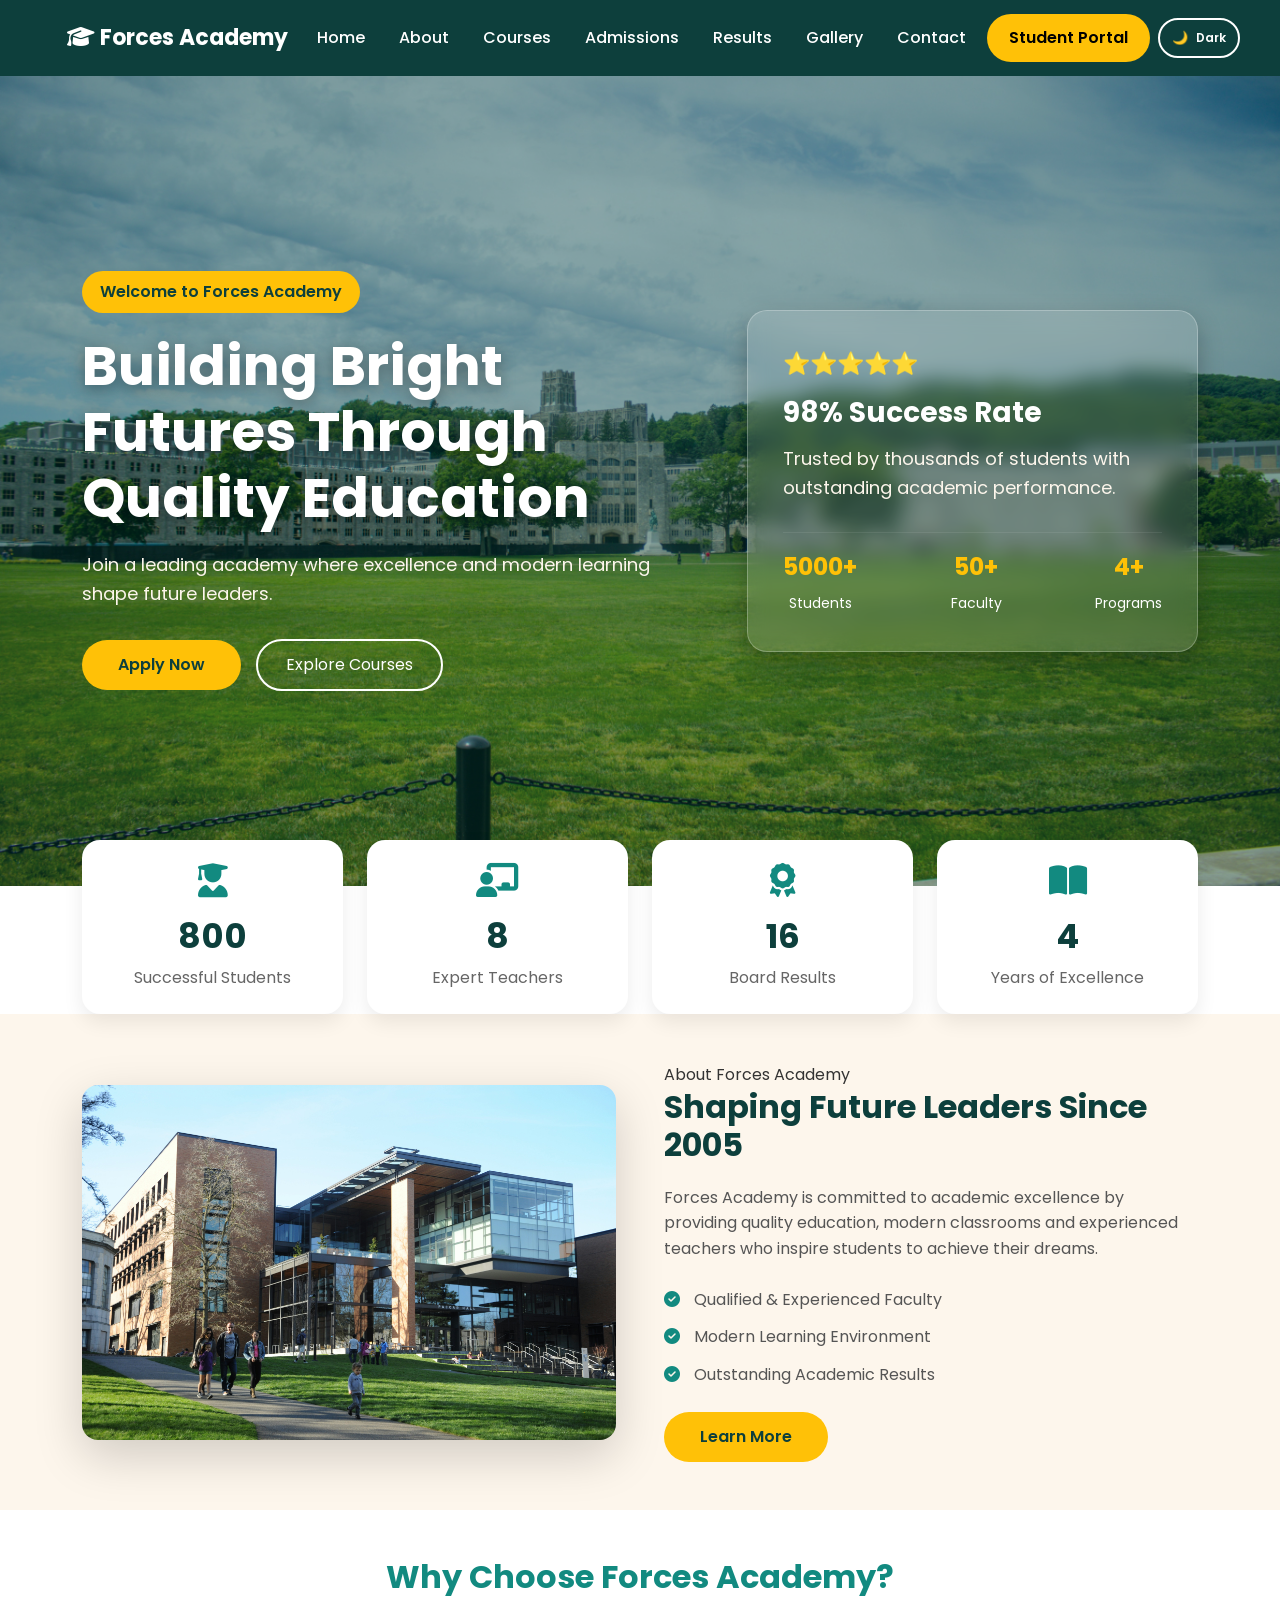
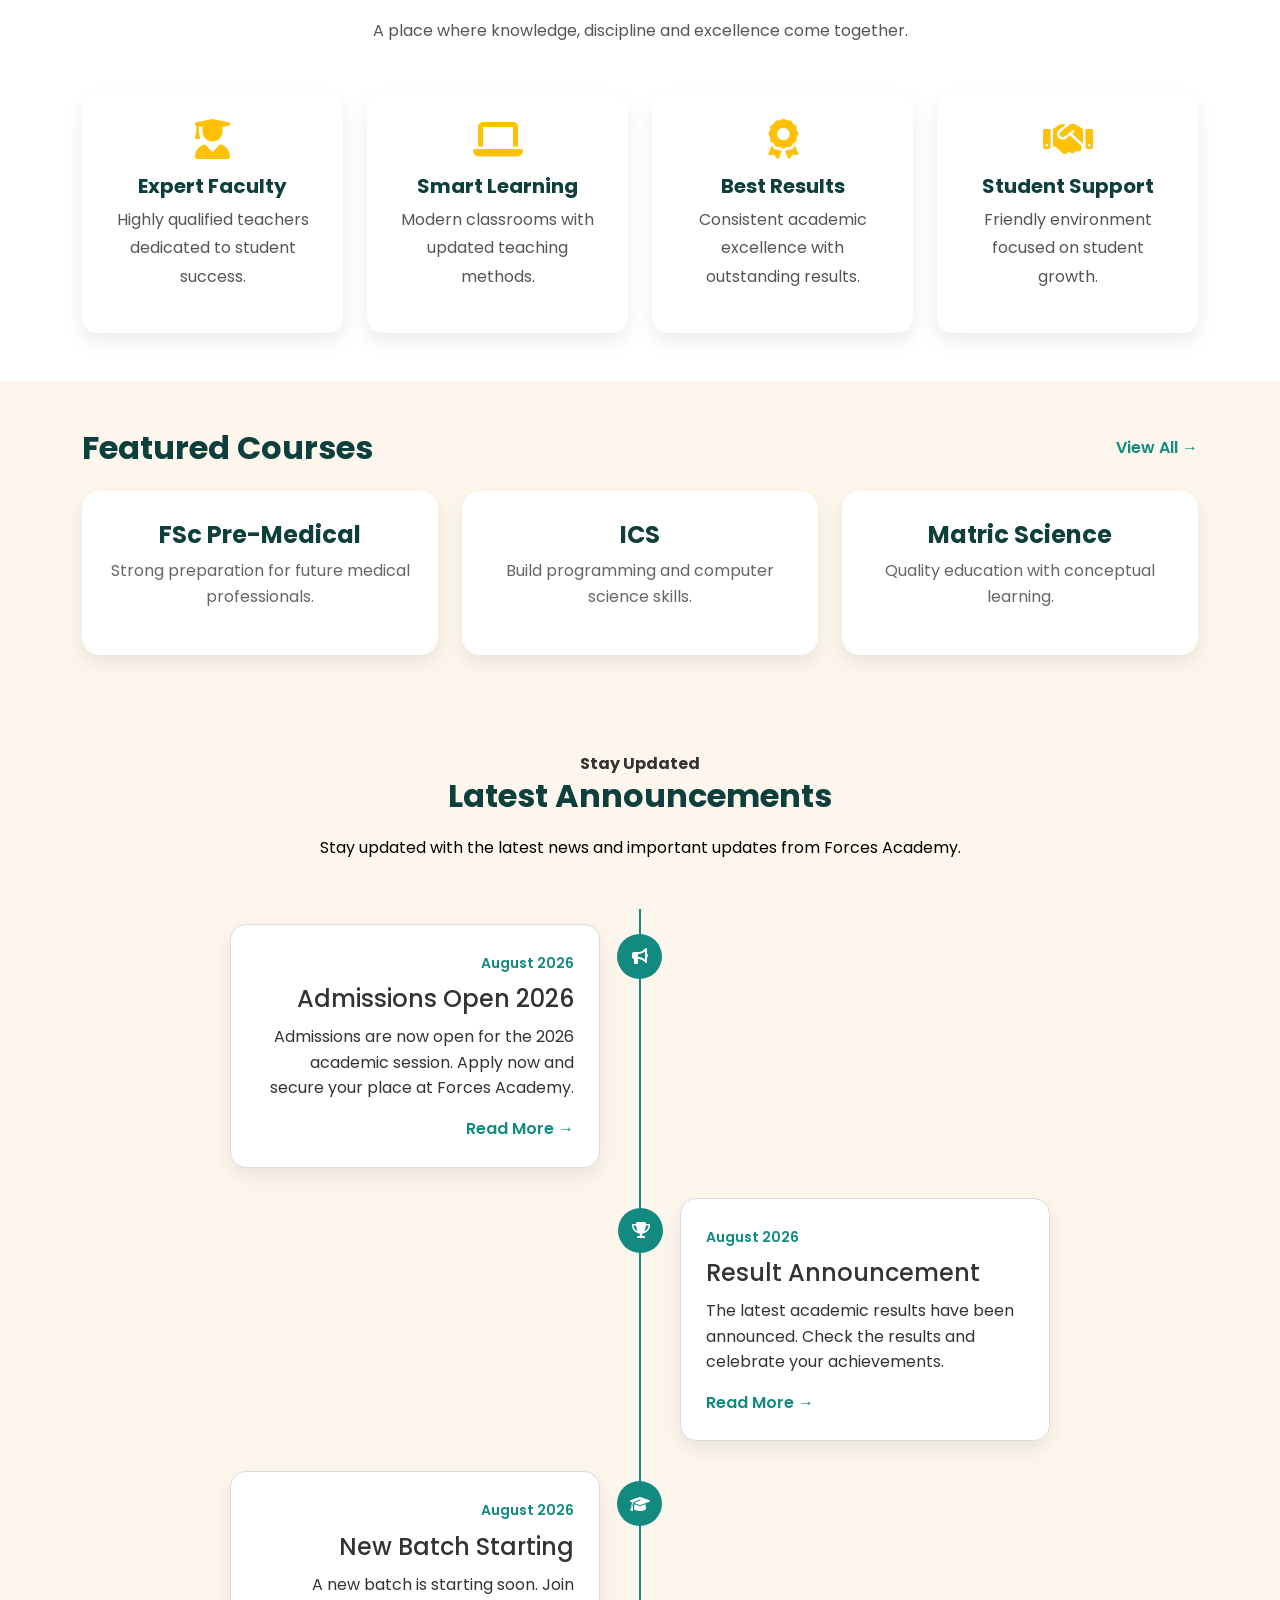
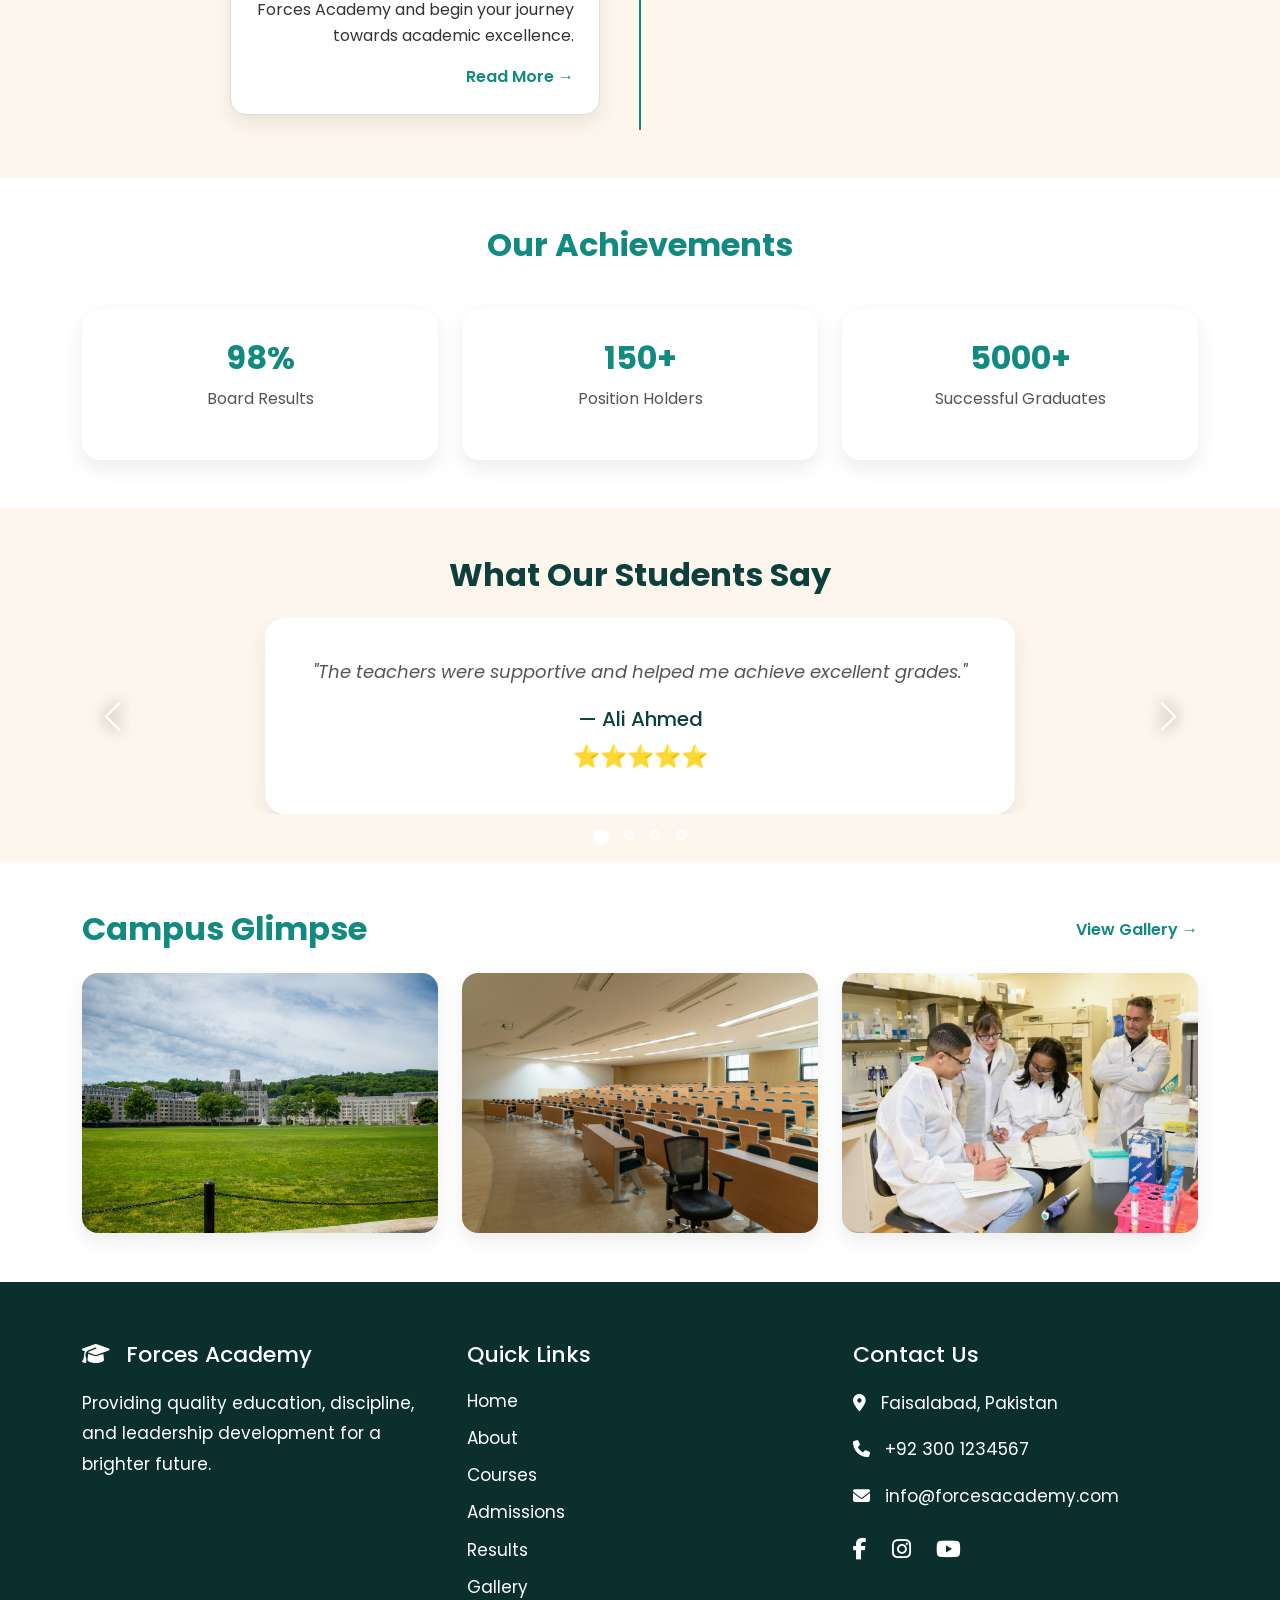
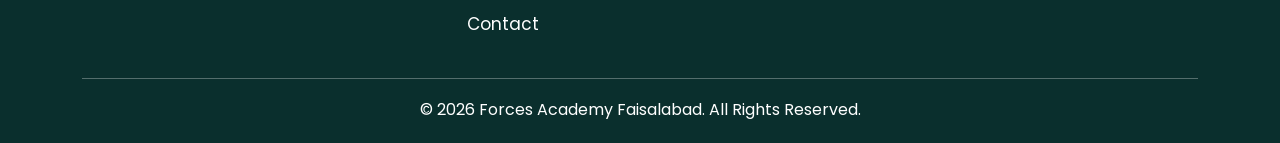
<file: index.html>
<!DOCTYPE html>
<html lang="en">

<head>

<meta charset="UTF-8">

<meta name="viewport" content="width=device-width, initial-scale=1.0">
<title>Forces Academy | Home</title>
<link rel="icon" type="image/png" href="images/favicon.png">
<meta name="description" content="Forces Academy provides quality education with experienced faculty, modern classrooms, and excellent academic results to help students achieve success.">

<meta name="keywords" content="Forces Academy, Education, School, College, FSc, ICS, Matric, Admissions, Results, Faisalabad">

<meta property="og:title" content="Forces Academy | Home">

<meta property="og:description" content="Building bright futures through quality education at Forces Academy.">

<link href="https://cdn.jsdelivr.net/npm/bootstrap@5.3.7/dist/css/bootstrap.min.css" rel="stylesheet">
<link rel="stylesheet" href="css/style.css">

<link rel="preconnect" href="https://fonts.googleapis.com">

<link rel="preconnect" href="https://fonts.gstatic.com" crossorigin>

<link href="https://fonts.googleapis.com/css2?family=Poppins:wght@300;400;500;600;700&display=swap" rel="stylesheet">

<link rel="stylesheet" href="https://cdnjs.cloudflare.com/ajax/libs/font-awesome/6.5.2/css/all.min.css">
</head>

<body>
 
<!-- Navbar -->
<nav class="navbar navbar-expand-lg custom-navbar">

    <div class="container">

        <!-- Logo -->
        <a class="navbar-brand fw-bold" href="index.html">
             <i class="fas fa-graduation-cap"></i> Forces Academy
</a>

        <!-- Mobile Hamburger Button -->
        <button class="navbar-toggler border-0 shadow-none"
        type="button"
        data-bs-toggle="collapse"
        data-bs-target="#navMenu"
        aria-controls="navMenu"
        aria-expanded="false"
        aria-label="Toggle navigation">

    <i class="fas fa-bars text-white fs-3"></i>

</button>

        <!-- Navigation Links -->
        <div class="collapse navbar-collapse" id="navMenu">

            <ul class="navbar-nav ms-auto align-items-lg-center gap-lg-2">

                <li class="nav-item">
                    <a class="nav-link active" href="index.html">Home</a>
                </li>

                <li class="nav-item">
                    <a class="nav-link" href="about.html">About</a>
                </li>

                <li class="nav-item">
                    <a class="nav-link" href="courses.html">Courses</a>
                </li>

                <li class="nav-item">
                    <a class="nav-link" href="admissions.html">Admissions</a>
                </li>

                <li class="nav-item">
                    <a class="nav-link" href="results.html">Results</a>
                </li>

                <li class="nav-item">
                    <a class="nav-link" href="gallery.html">Gallery</a>
                </li>

                <li class="nav-item">
                    <a class="nav-link" href="contact.html">Contact</a>
                </li>

               <li class="nav-item d-flex align-items-center">

    <!-- Student Portal -->
    <a class="portal-btn me-2" href="http://ramish.great-site.net/login.php">
        Student Portal
    </a>

    <!-- Theme Toggle -->
    <button id="themeToggle" class="theme-btn" title="Toggle Theme">
        🌙
        <span class="theme-text">Dark</span>
    </button>

</li>

            </ul>

        </div>

    </div>

</nav> 

   <!--=========================================
                HERO SECTION
==========================================-->

<section class="hero-section">

    <div class="banner-overlay"></div>

    <div class="container">

        <div class="row align-items-center hero-content">

            <!-- Left Content -->

            <div class="col-lg-7 hero-left">

                <span class="hero-tag">
                    Welcome to Forces Academy
                </span>

                <h1>
                    Building Bright Futures Through Quality Education
                </h1>

                <p>
                    Join a leading academy where excellence and modern learning shape future leaders.
                </p>

                <div class="hero-buttons">

                    <a href="admissions.html" class="btn banner-btn">
                        Apply Now
                    </a>

                    <a href="courses.html" class="btn hero-btn-outline">
                        Explore Courses
                    </a>

                </div>

            </div>


            <!-- Right Achievement Card -->

            <div class="col-lg-5">

                <div class="hero-card">

                    <div class="rating">

                        ⭐⭐⭐⭐⭐

                    </div>

                    <h3>98% Success Rate</h3>

                    <p>
                        Trusted by thousands of students with outstanding academic performance.
                    </p>

                    <hr>

                    <div class="hero-list">

                        <div>

                            <h4>5000+</h4>

                            <span>Students</span>

                        </div>

                        <div>

                            <h4>50+</h4>

                            <span>Faculty</span>

                        </div>

                        <div>

                            <h4>4+</h4>

                            <span>Programs</span>

                        </div>

                    </div>

                </div>

            </div>

        </div>

    </div>

</section>

<!--=========================================
            QUICK STATS
==========================================-->

<section class="quick-stats">

    <div class="container">

        <div class="row g-4">

            <div class="col-lg-3 col-md-6">

                <div class="stat-card reveal">

                    <i class="fas fa-user-graduate"></i>

                    <h3 class="counter" data-target="5000">0</h3>
                    <p>Successful Students</p>

                </div>

            </div>


            <div class="col-lg-3 col-md-6">

                <div class="stat-card reveal">

                    <i class="fas fa-chalkboard-teacher"></i>

                    <h3 class="counter" data-target="50">0</h3>

                    <p>Expert Teachers</p>

                </div>

            </div>


            <div class="col-lg-3 col-md-6">

                <div class="stat-card reveal">

                    <i class="fas fa-award"></i>

                  <h3 class="counter" data-target="98">0</h3>

                    <p>Board Results</p>

                </div>

            </div>


            <div class="col-lg-3 col-md-6">

                <div class="stat-card reveal">

                    <i class="fas fa-book-open"></i>

                   <h3 class="counter" data-target="20">0</h3>

                    <p>Years of Excellence </p>
                        

                </div>

            </div>

        </div>

    </div>

</section>
<!--=========================================
            ABOUT PREVIEW
==========================================-->

<section class="section-cream py-5">

<div class="container">

<div class="row align-items-center g-5">

<div class="col-lg-6">

<img src="images/about.jpg"
class="img-fluid rounded-4 shadow-lg"
alt="About Forces Academy">

</div>

<div class="col-lg-6">

<span class="section-tag">
About Forces Academy
</span>

<h2 class="section-heading">
Shaping Future Leaders Since 2005
</h2>

<p class="section-text">

Forces Academy is committed to academic excellence by providing quality education,
modern classrooms and experienced teachers who inspire students to achieve their dreams.

</p>

<ul class="home-list">

<li><i class="fas fa-check-circle"></i> Qualified & Experienced Faculty</li>

<li><i class="fas fa-check-circle"></i> Modern Learning Environment</li>

<li><i class="fas fa-check-circle"></i> Outstanding Academic Results</li>

</ul>

<a href="about.html" class="btn banner-btn">
Learn More
</a>

</div>

</div>

</div>

</section>


<!--=========================================
            WHY CHOOSE US
==========================================-->

<section class="section-light py-5">

<div class="container">

<div class="text-center mb-5">

<h2 class="section-heading">
Why Choose Forces Academy?
</h2>

<p class="section-text">
A place where knowledge, discipline and excellence come together.
</p>

</div>

<div class="row g-4">

<div class="col-lg-3 col-md-6">

<div class="feature-card reveal">

<i class="fas fa-user-graduate"></i>

<h5>Expert Faculty</h5>

<p>Highly qualified teachers dedicated to student success.</p>

</div>

</div>


<div class="col-lg-3 col-md-6">

<div class="feature-card reveal">

<i class="fas fa-laptop"></i>

<h5>Smart Learning</h5>

<p>Modern classrooms with updated teaching methods.</p>

</div>

</div>

<div class="col-lg-3 col-md-6">

<div class="feature-card reveal">

<i class="fas fa-award"></i>

<h5>Best Results</h5>

<p>Consistent academic excellence with outstanding results.</p>

</div>

</div>

<div class="col-lg-3 col-md-6">

<div class="feature-card reveal">

<i class="fas fa-handshake"></i>

<h5>Student Support</h5>

<p>Friendly environment focused on student growth.</p>

</div>

</div>

</div>

</div>

</section>

<!--=========================================
            FEATURED COURSES
==========================================-->

<section class="section-cream py-5">

<div class="container">

<div class="d-flex justify-content-between align-items-center mb-4">

<h2 class="section-heading mb-0">
Featured Courses
</h2>

<a href="courses.html" class="view-link">
View All →
</a>

</div>

<div class="row g-4">

<div class="col-md-4">

<div class="mini-course-card reveal">

<h4>FSc Pre-Medical</h4>

<p>Strong preparation for future medical professionals.</p>

</div>

</div>

<div class="col-md-4">

<div class="mini-course-card reveal">

<h4>ICS</h4>

<p>Build programming and computer science skills.</p>

</div>

</div>

<div class="col-md-4">

<div class="mini-course-card reveal">

<h4>Matric Science</h4>

<p>Quality education with conceptual learning.</p>

</div>

</div>

</div>

</div>

</section>

<!--=========================================
        LATEST ANNOUNCEMENTS
==========================================-->

<section class="announcements-section py-5">

    <div class="container">

        <div class="text-center mb-5">

            <span class="section-tag">
                Stay Updated
            </span>

            <h2 class="section-heading">
                Latest Announcements
            </h2>

            <p class="section-text">
                Stay updated with the latest news and important updates from Forces Academy.
            </p>

        </div>


        <div class="announcement-timeline">


            <!-- Announcement 1 -->

            <div class="announcement-item">

                <div class="announcement-dot">
                    <i class="fas fa-bullhorn"></i>
                </div>

                <div class="announcement-card">

                    <span class="announcement-date">
                        August 2026
                    </span>

                    <h4>
                        Admissions Open 2026
                    </h4>

                    <p>
                        Admissions are now open for the 2026 academic session.
                        Apply now and secure your place at Forces Academy.
                    </p>

                    <a href="admissions.html">
                        Read More <span>→</span>
                    </a>

                </div>

            </div>


            <!-- Announcement 2 -->

            <div class="announcement-item">

                <div class="announcement-dot">
                    <i class="fas fa-trophy"></i>
                </div>

                <div class="announcement-card">

                    <span class="announcement-date">
                        August 2026
                    </span>

                    <h4>
                        Result Announcement
                    </h4>

                    <p>
                        The latest academic results have been announced.
                        Check the results and celebrate your achievements.
                    </p>

                    <a href="results.html">
                        Read More <span>→</span>
                    </a>

                </div>

            </div>


            <!-- Announcement 3 -->

            <div class="announcement-item">

                <div class="announcement-dot">
                    <i class="fas fa-graduation-cap"></i>
                </div>

                <div class="announcement-card">

                    <span class="announcement-date">
                        August 2026
                    </span>

                    <h4>
                        New Batch Starting
                    </h4>

                    <p>
                        A new batch is starting soon. Join Forces Academy
                        and begin your journey towards academic excellence.
                    </p>

                    <a href="courses.html">
                        Read More <span>→</span>
                    </a>

                </div>

            </div>


        </div>

    </div>

</section>

<!--=========================================
            ACHIEVEMENTS
==========================================-->

<section class="section-light py-5">

<div class="container text-center">

<h2 class="section-heading">
Our Achievements
</h2>

<div class="row g-4 mt-3">

<div class="col-md-4">

<div class="achievement-card reveal">

<h2>98%</h2>

<p>Board Results</p>

</div>

</div>

<div class="col-md-4">

<div class="achievement-card reveal">

<h2>150+</h2>

<p>Position Holders</p>

</div>

</div>

<div class="col-md-4">

<div class="achievement-card reveal">

<h2>5000+</h2>

<p>Successful Graduates</p>

</div>

</div>

</div>

</div>

</section>
<!--=========================================
            TESTIMONIAL
==========================================-->

<section class="section-cream py-5">

<div class="container text-center">

<h2 class="section-heading">
What Our Students Say
</h2>

<div id="testimonialSlider" class="carousel slide mt-4" data-bs-ride="carousel" data-bs-interval="3000">
<div class="carousel-indicators">

<button type="button"
data-bs-target="#testimonialSlider"
data-bs-slide-to="0"
class="active"></button>

<button type="button"
data-bs-target="#testimonialSlider"
data-bs-slide-to="1"></button>

<button type="button"
data-bs-target="#testimonialSlider"
data-bs-slide-to="2"></button>

<button type="button"
data-bs-target="#testimonialSlider"
data-bs-slide-to="3"></button>

</div>
<div class="carousel-inner">

<!-- Student 1 -->

<div class="carousel-item active">

<div class="testimonial-box">

<p>
"The teachers were supportive and helped me achieve excellent grades."
</p>

<h5>— Ali Ahmed</h5>

<div class="rating">
⭐⭐⭐⭐⭐
</div>

</div>

</div>

<!-- Student 2 -->

<div class="carousel-item">

<div class="testimonial-box">

<p>
"The learning environment is modern and motivating."

<h5>— Ayesha Khan</h5>

<div class="rating">
⭐⭐⭐⭐⭐
</div>

</div>

</div>

<!-- Student 3 -->

<div class="carousel-item">

<div class="testimonial-box">

<p>
"Forces Academy gave me confidence to achieve my goals."
<h5>— Hamza Ali</h5>

<div class="rating">
⭐⭐⭐⭐⭐
</div>

</div>

</div>

<!-- Student 4 -->

<div class="carousel-item">

<div class="testimonial-box">

<p>
"The teachers always encouraged me to work hard. I achieved excellent marks because of their guidance."
</p>

<h5>— Sara Malik</h5>

<div class="rating">
⭐⭐⭐⭐⭐
</div>

</div>

</div>

</div>

<!-- Previous Button -->

<button class="carousel-control-prev"
type="button"
data-bs-target="#testimonialSlider"
data-bs-slide="prev">

<span class="carousel-control-prev-icon"></span>

</button>

<!-- Next Button -->

<button class="carousel-control-next"
type="button"
data-bs-target="#testimonialSlider"
data-bs-slide="next">

<span class="carousel-control-next-icon"></span>

</button>

</div>

</div>

</section>
<!--=========================================
            GALLERY PREVIEW
==========================================-->

<section class="section-light py-5">

<div class="container">

<div class="d-flex justify-content-between align-items-center mb-4">

<h2 class="section-heading mb-0">
Campus Glimpse
</h2>

<a href="gallery.html" class="view-link">
View Gallery →
</a>

</div>

<div class="row g-4">

<div class="col-md-4">

<img src="images/gallery1.jpg"
class="img-fluid gallery-preview rounded-4"
alt="Gallery">

</div>

<div class="col-md-4">

<img src="images/gallery2.jpg"
class="img-fluid gallery-preview rounded-4"
alt="Gallery">

</div>

<div class="col-md-4">

<img src="images/gallery3.jpg"
class="img-fluid gallery-preview rounded-4"
alt="Gallery">

</div>

</div>

</div>

</section>
<!--=========================================
        BACK TO TOP BUTTON
==========================================-->

<button id="backToTop" title="Go to Top">

<i class="fas fa-chevron-up"></i>

</button>
<!-- Footer -->
<footer class="site-footer">
  <div class="container">

    <div class="footer-content">

      <!-- About -->
      <div class="footer-col">

        <h3> <i class="fas fa-graduation-cap"></i> Forces Academy</h3>

        <p>
          Providing quality education, discipline, and leadership development
          for a brighter future.
        </p>

      </div>

      <!-- Quick Links -->
      <div class="footer-col">

        <h3>Quick Links</h3>

        <ul class="footer-links">

          <li><a href="index.html">Home</a></li>

          <li><a href="about.html">About</a></li>

          <li><a href="courses.html">Courses</a></li>

          <li><a href="admissions.html">Admissions</a></li>

          <li><a href="results.html">Results</a></li>

          <li><a href="gallery.html">Gallery</a></li>

          <li><a href="contact.html">Contact</a></li>

        </ul>

      </div>

      <!-- Contact -->
      <div class="footer-col">

        <h3>Contact Us</h3>

        <p>
          <i class="fas fa-map-marker-alt"></i>
          Faisalabad, Pakistan
        </p>

        <p>
          <i class="fas fa-phone"></i>
          +92 300 1234567
        </p>

        <p>
          <i class="fas fa-envelope"></i>
          info@forcesacademy.com
        </p>

        <div class="social-links">

    <!-- Facebook -->
    <a aria-label="Facebook">
        <i class="fab fa-facebook-f"></i>
    </a>

    <!-- Instagram -->
    <a aria-label="Instagram">
        <i class="fab fa-instagram"></i>
    </a>

    <!-- YouTube -->
    <a aria-label="YouTube">
        <i class="fab fa-youtube"></i>
    </a>

</div>

</div>

</div>
    <div class="footer-bottom">

      <p>&copy; 2026 Forces Academy Faisalabad. All Rights Reserved.</p>

    </div>

  </div>
</footer>

<script src="https://cdn.jsdelivr.net/npm/bootstrap@5.3.7/dist/js/bootstrap.bundle.min.js"></script>
<script src="js/main.js"></script>

</body>

</html>
</file>
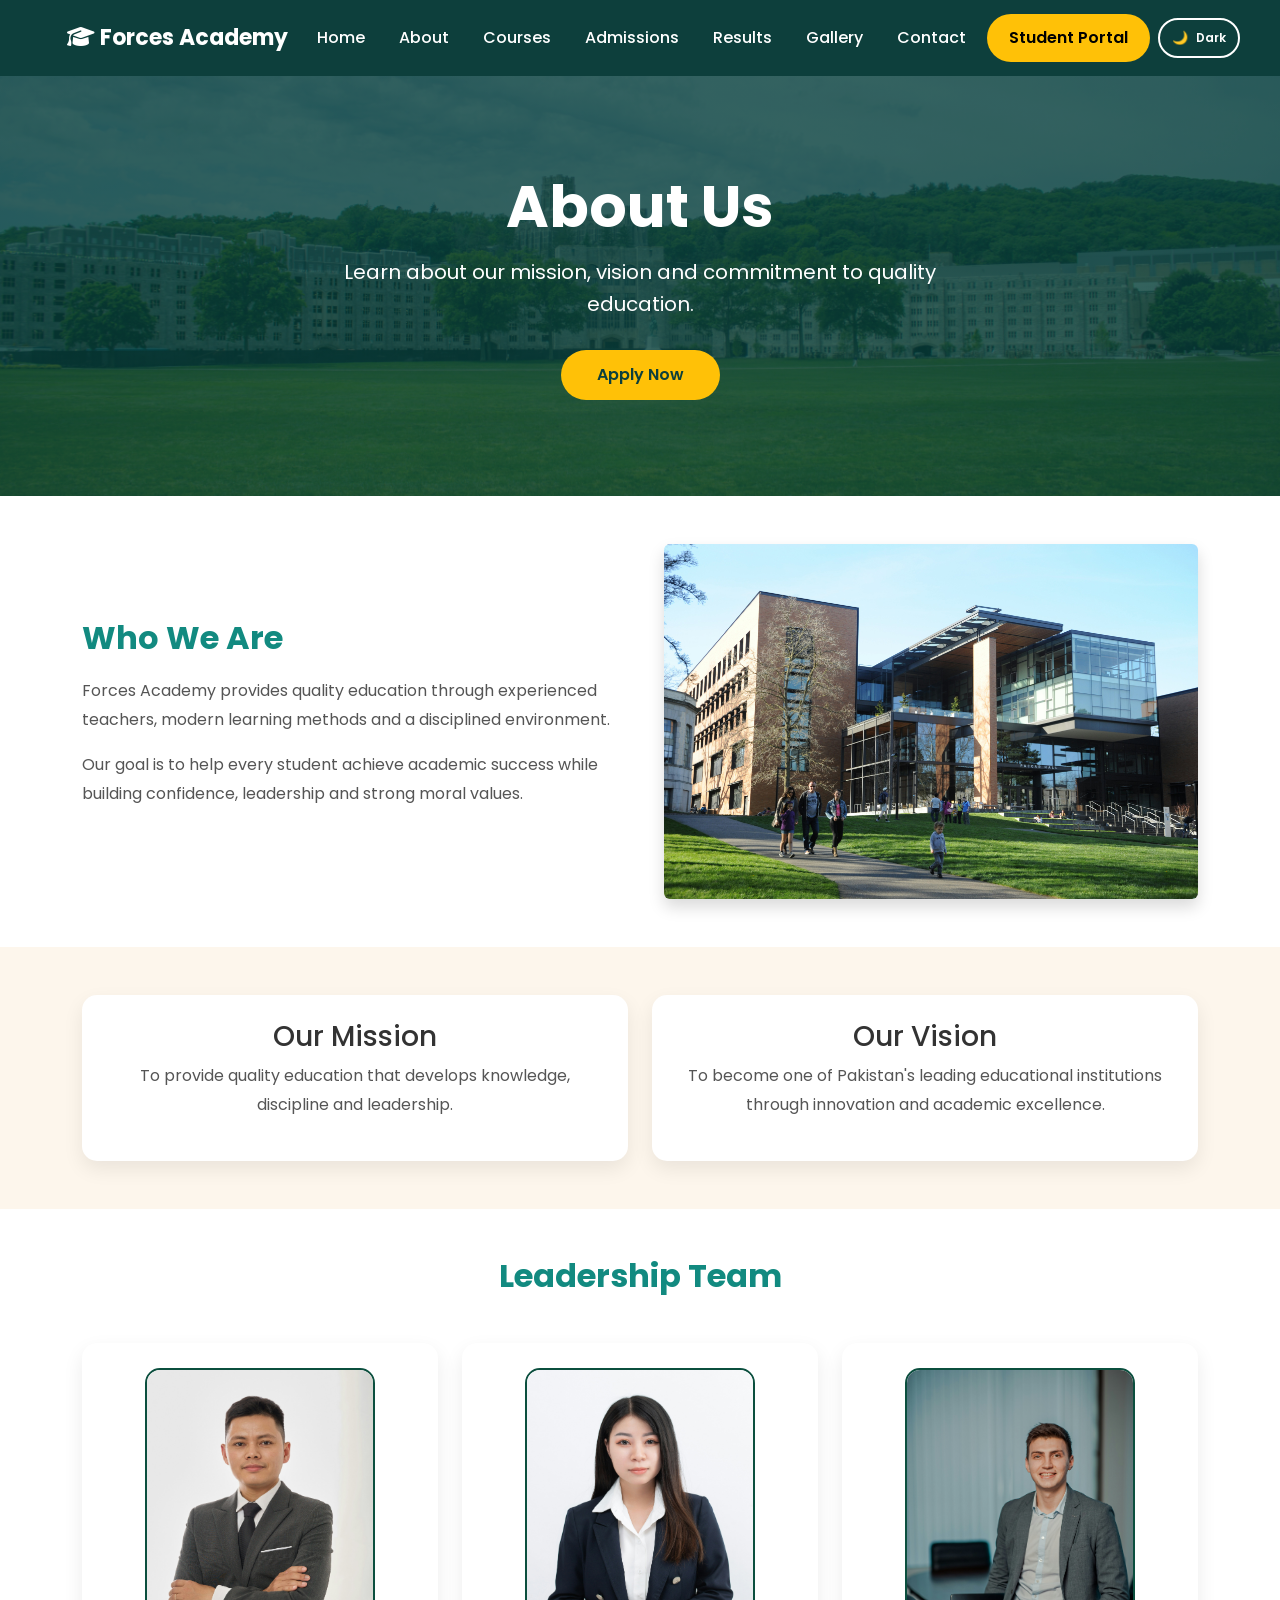
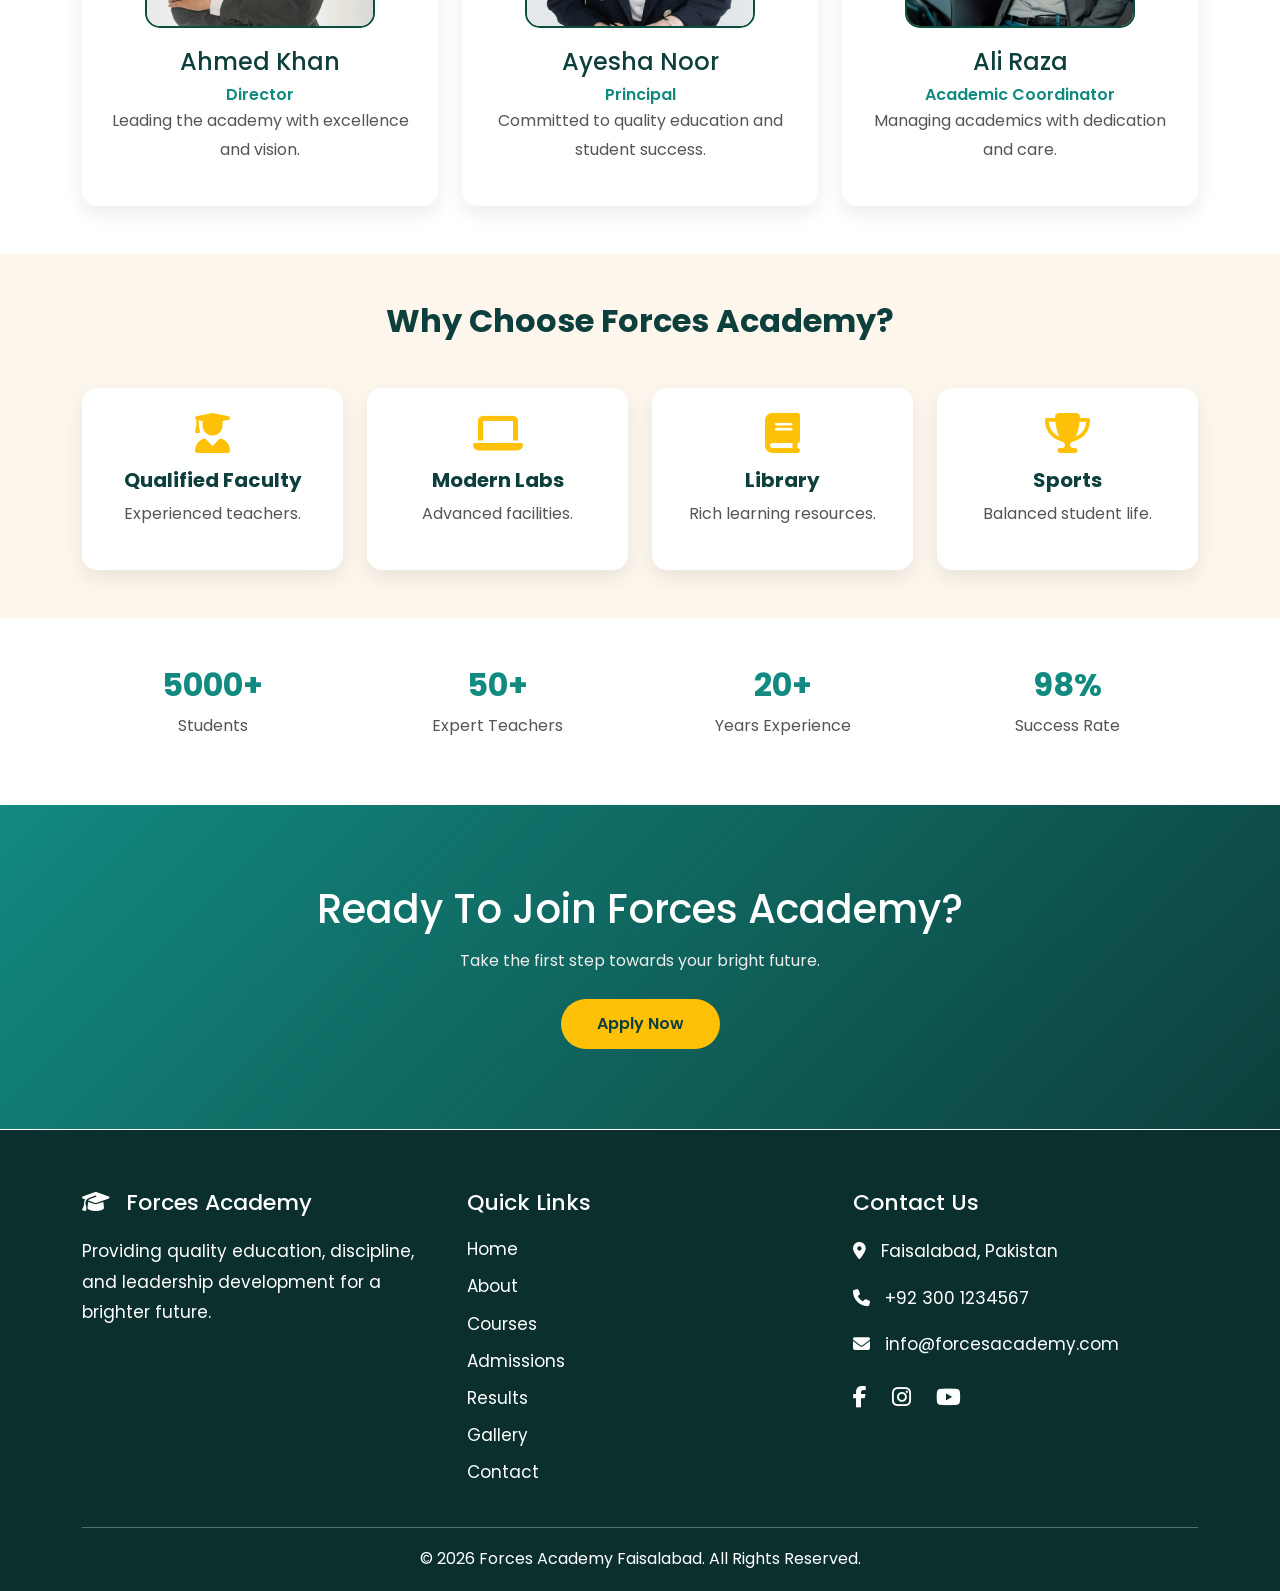
<file: about.html>
<!DOCTYPE html>
<html lang="en">
<head>
  <meta charset="UTF-8">
  <meta name="viewport" content="width=device-width, initial-scale=1.0">
  <title>Forces Academy | About Us</title>
  <link rel="icon" type="image/png" href="images/favicon.png">
  <meta name="description" content="Learn about Forces Academy, our mission, vision, experienced faculty, and commitment to providing quality education for students.">

<meta name="keywords" content="Forces Academy, about, mission, vision, faculty, education">

<meta property="og:title" content="Forces Academy | About Us">

<meta property="og:description" content="Discover the mission, vision, and educational excellence of Forces Academy.">

  <link href="https://cdn.jsdelivr.net/npm/bootstrap@5.3.7/dist/css/bootstrap.min.css" rel="stylesheet">
  <link rel="stylesheet" href="css/style.css">
  <link rel="stylesheet" href="https://cdnjs.cloudflare.com/ajax/libs/font-awesome/6.5.2/css/all.min.css">
<link rel="preconnect" href="https://fonts.googleapis.com">
<link rel="preconnect" href="https://fonts.gstatic.com" crossorigin>
<link href="https://fonts.googleapis.com/css2?family=Poppins:wght@300;400;500;600;700&display=swap" rel="stylesheet">
</head>
<body>
<!-- Navbar -->
<nav class="navbar navbar-expand-lg custom-navbar">

    <div class="container">

        <!-- Logo -->
        <a class="navbar-brand fw-bold" href="index.html">
             <i class="fas fa-graduation-cap"></i> Forces Academy
</a>

        <!-- Mobile Hamburger Button -->
        <button class="navbar-toggler border-0 shadow-none"
        type="button"
        data-bs-toggle="collapse"
        data-bs-target="#navMenu"
        aria-controls="navMenu"
        aria-expanded="false"
        aria-label="Toggle navigation">

    <i class="fas fa-bars text-white fs-3"></i>

</button>
        <!-- Navigation Links -->
        <div class="collapse navbar-collapse" id="navMenu">

            <ul class="navbar-nav ms-auto align-items-lg-center gap-lg-2">

                <li class="nav-item">
                    <a class="nav-link active" href="index.html">Home</a>
                </li>

                <li class="nav-item">
                    <a class="nav-link" href="about.html">About</a>
                </li>

                <li class="nav-item">
                    <a class="nav-link" href="courses.html">Courses</a>
                </li>

                <li class="nav-item">
                    <a class="nav-link" href="admissions.html">Admissions</a>
                </li>

                <li class="nav-item">
                    <a class="nav-link" href="results.html">Results</a>
                </li>

                <li class="nav-item">
                    <a class="nav-link" href="gallery.html">Gallery</a>
                </li>

                <li class="nav-item">
                    <a class="nav-link" href="contact.html">Contact</a>
                </li>

                 <li class="nav-item d-flex align-items-center">

    <!-- Student Portal -->
    <a class="portal-btn me-2" href="http://ramish.great-site.net/login.php">
        Student Portal
    </a>

    <!-- Theme Toggle -->
    <button id="themeToggle" class="theme-btn" title="Toggle Theme">
        🌙
        <span class="theme-text">Dark</span>
    </button>

</li>

            </ul>

        </div>

    </div>

</nav>
<!-- ================= about ================= -->
<!-- ================= ABOUT PAGE BANNER ================= -->

<section class="page-banner">

    <div class="banner-overlay"></div>

    <div class="container banner-content text-center hero-left">

        <h1>About Us</h1>

        <p>
            Learn about our mission, vision and commitment to quality education.
        </p>

        <a href="admissions.html" class="btn banner-btn">
            Apply Now
        </a>

    </div>

</section>

<!-- ================= WHO WE ARE ================= -->

<section class="section-light py-5">

<div class="container">

<div class="row align-items-center g-5">

<div class="col-lg-6">

<h2 class="section-heading">Who We Are</h2>

<p>
Forces Academy provides quality education through experienced teachers,
modern learning methods and a disciplined environment.
</p>

<p>
Our goal is to help every student achieve academic success while building
confidence, leadership and strong moral values.
</p>

</div>

<div class="col-lg-6">

<img src="images/about.jpg" 
class="img-fluid rounded shadow"
alt="Forces Academy campus">

</div>

</div>

</div>

</section>

<!-- ================= MISSION & VISION ================= -->

<section class="section-grey py-5">

<div class="container">

<div class="row g-4">

<div class="col-md-6">

<div class="info-card">

<h3>Our Mission</h3>

<p>
To provide quality education that develops knowledge,
discipline and leadership.
</p>

</div>

</div>

<div class="col-md-6">

<div class="info-card">

<h3>Our Vision</h3>

<p>
To become one of Pakistan's leading educational institutions
through innovation and academic excellence.
</p>

</div>

</div>

</div>

</div>

</section>

<!-- ================= LEADERSHIP ================= -->

<section class="section-light py-5">

<div class="container">

<h2 class="section-heading text-center mb-5">

Leadership Team

</h2>

<div class="row g-4">

<div class="col-md-4">

<div class="team-card">

<img src="images/director.jpg"
alt="Director">

<h4>Ahmed Khan</h4>

<span>Director</span>

<p>
Leading the academy with excellence and vision.
</p>

</div>

</div>

<div class="col-md-4">

<div class="team-card">

<img src="images/principal.jpg"
alt="Principal">

<h4>Ayesha Noor</h4>

<span>Principal</span>

<p>
Committed to quality education and student success.
</p>

</div>

</div>

<div class="col-md-4">

<div class="team-card">

<img src="images/coordinator.jpg"
alt="Coordinator">

<h4>Ali Raza</h4>

<span>Academic Coordinator</span>

<p>
Managing academics with dedication and care.
</p>

</div>

</div>

</div>

</div>

</section>

<!-- ================= WHY CHOOSE US ================= -->

<section class="section-grey py-5">

<div class="container">

<h2 class="section-heading text-center mb-5">

Why Choose Forces Academy?

</h2>

<div class="row g-4">

<div class="col-md-3">

<div class="feature-card">

<i class="fas fa-user-graduate"></i>

<h5>Qualified Faculty</h5>

<p>Experienced teachers.</p>

</div>

</div>

<div class="col-md-3">

<div class="feature-card">

<i class="fas fa-laptop"></i>

<h5>Modern Labs</h5>

<p>Advanced facilities.</p>

</div>

</div>

<div class="col-md-3">

<div class="feature-card">

<i class="fas fa-book"></i>

<h5>Library</h5>

<p>Rich learning resources.</p>

</div>

</div>

<div class="col-md-3">

<div class="feature-card">

<i class="fas fa-trophy"></i>

<h5>Sports</h5>

<p>Balanced student life.</p>

</div>

</div>

</div>

</div>

</section>

<!-- ================= STATISTICS ================= -->

<section class="section-light py-5">

<div class="container">

<div class="row text-center">

<div class="col-6 col-md-3">

<h2>5000+</h2>

<p>Students</p>

</div>

<div class="col-6 col-md-3">

<h2>50+</h2>

<p>Expert Teachers</p>

</div>

<div class="col-6 col-md-3">

<h2>20+</h2>

<p>Years Experience</p>

</div>

<div class="col-6 col-md-3">

<h2>98%</h2>

<p>Success Rate</p>

</div>

</div>

</div>

</section>

<!-- ================= CALL TO ACTION ================= -->

<section class="cta-section">

<div class="container text-center">

<h2>

Ready To Join Forces Academy?

</h2>

<p>

Take the first step towards your bright future.

</p>

<a href="admissions.html"
class="btn banner-btn">

Apply Now

</a>

</div>

</section>
<!--=========================================
        BACK TO TOP BUTTON
==========================================-->

<button id="backToTop" title="Go to Top">

<i class="fas fa-chevron-up"></i>

</button>
<!-- Footer -->
<footer class="site-footer">
  <div class="container">

    <div class="footer-content">

      <!-- About -->
      <div class="footer-col">

        <h3> <i class="fas fa-graduation-cap"></i> Forces Academy</h3>

        <p>
          Providing quality education, discipline, and leadership development
          for a brighter future.
        </p>

      </div>

      <!-- Quick Links -->
      <div class="footer-col">

        <h3>Quick Links</h3>

        <ul class="footer-links">

          <li><a href="index.html">Home</a></li>

          <li><a href="about.html">About</a></li>

          <li><a href="courses.html">Courses</a></li>

          <li><a href="admissions.html">Admissions</a></li>

          <li><a href="results.html">Results</a></li>

          <li><a href="gallery.html">Gallery</a></li>

          <li><a href="contact.html">Contact</a></li>

        </ul>

      </div>

      <!-- Contact -->
      <div class="footer-col">

        <h3>Contact Us</h3>

        <p>
          <i class="fas fa-map-marker-alt"></i>
          Faisalabad, Pakistan
        </p>

        <p>
          <i class="fas fa-phone"></i>
          +92 300 1234567
        </p>

        <p>
          <i class="fas fa-envelope"></i>
          info@forcesacademy.com
        </p>

        <div class="social-links">

    <!-- Facebook -->
    <a aria-label="Facebook">
        <i class="fab fa-facebook-f"></i>
    </a>

    <!-- Instagram -->
    <a aria-label="Instagram">
        <i class="fab fa-instagram"></i>
    </a>

    <!-- YouTube -->
    <a aria-label="YouTube">
        <i class="fab fa-youtube"></i>
    </a>

</div>

</div>

</div>
    <div class="footer-bottom">

      <p>&copy; 2026 Forces Academy Faisalabad. All Rights Reserved.</p>

    </div>

  </div>
</footer>
<script src="https://cdn.jsdelivr.net/npm/bootstrap@5.3.7/dist/js/bootstrap.bundle.min.js"></script>
<script src="js/main.js"></script>

</body>
</file>
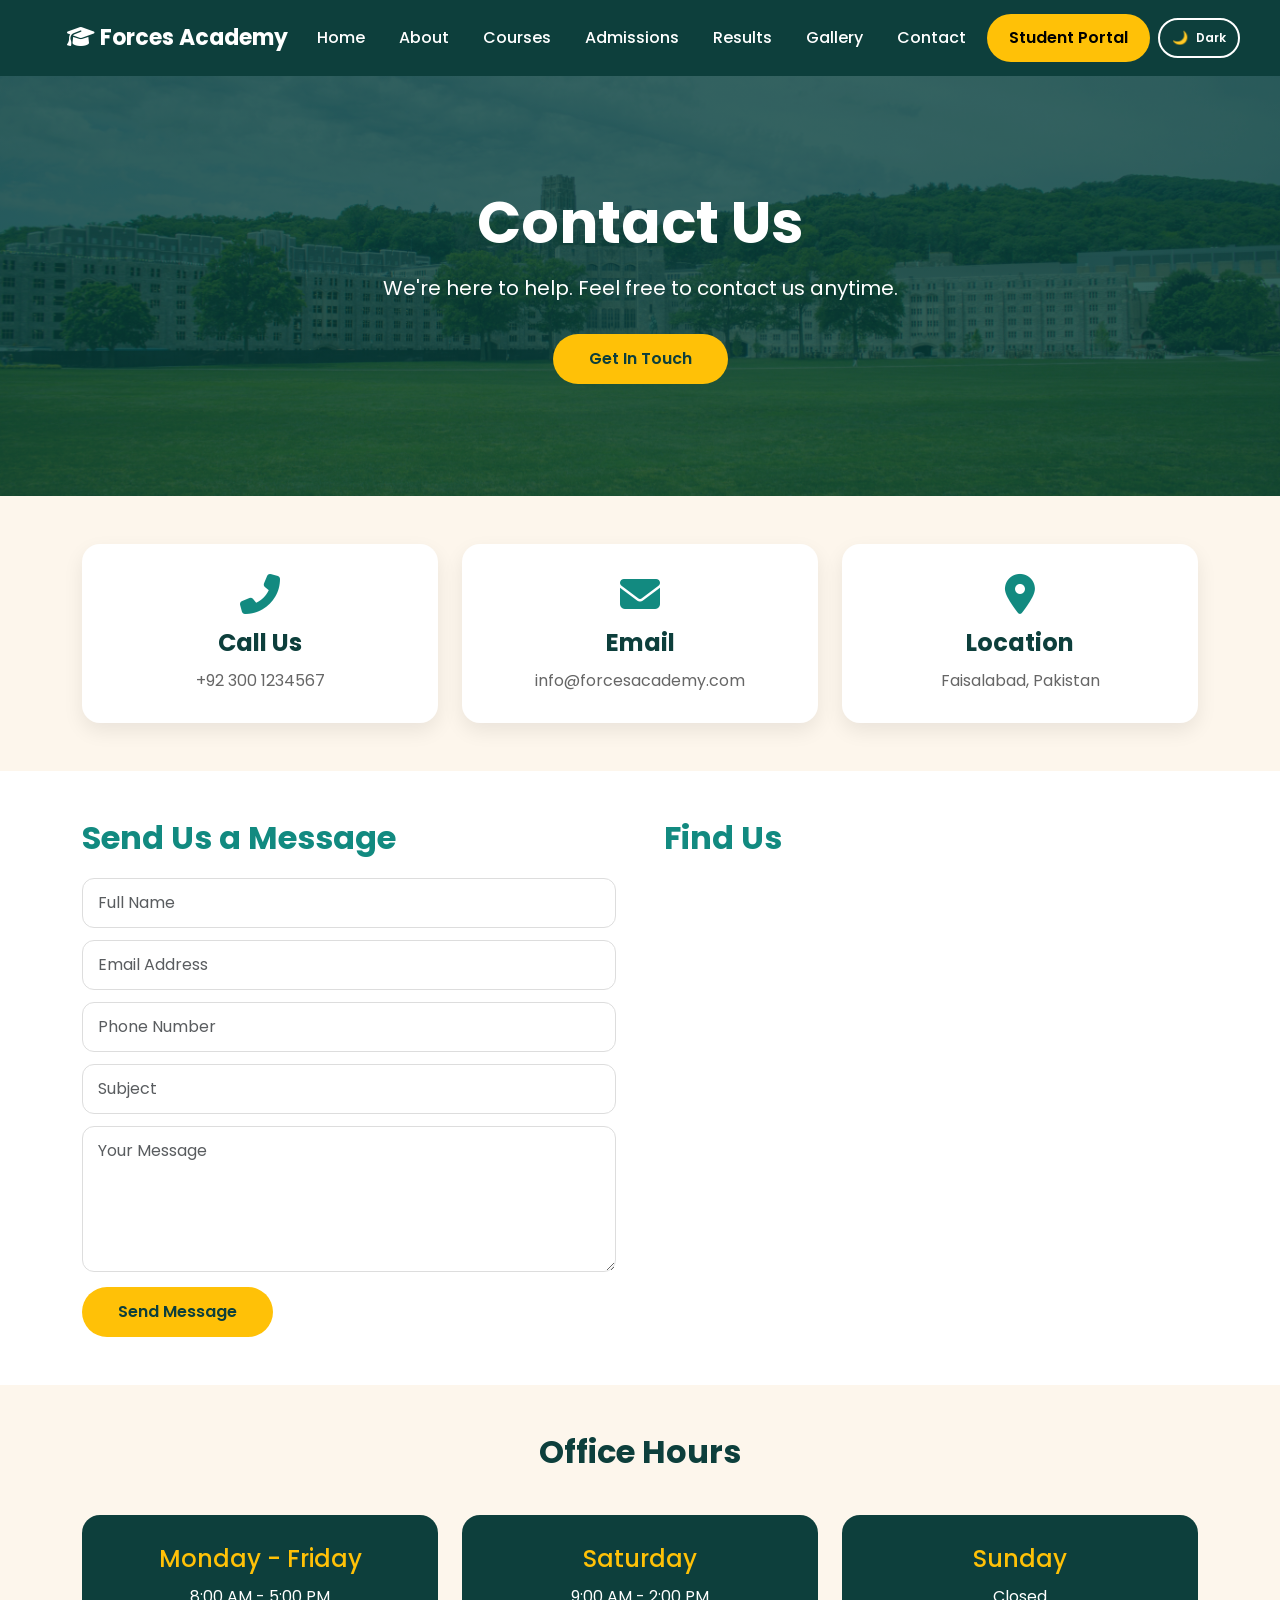
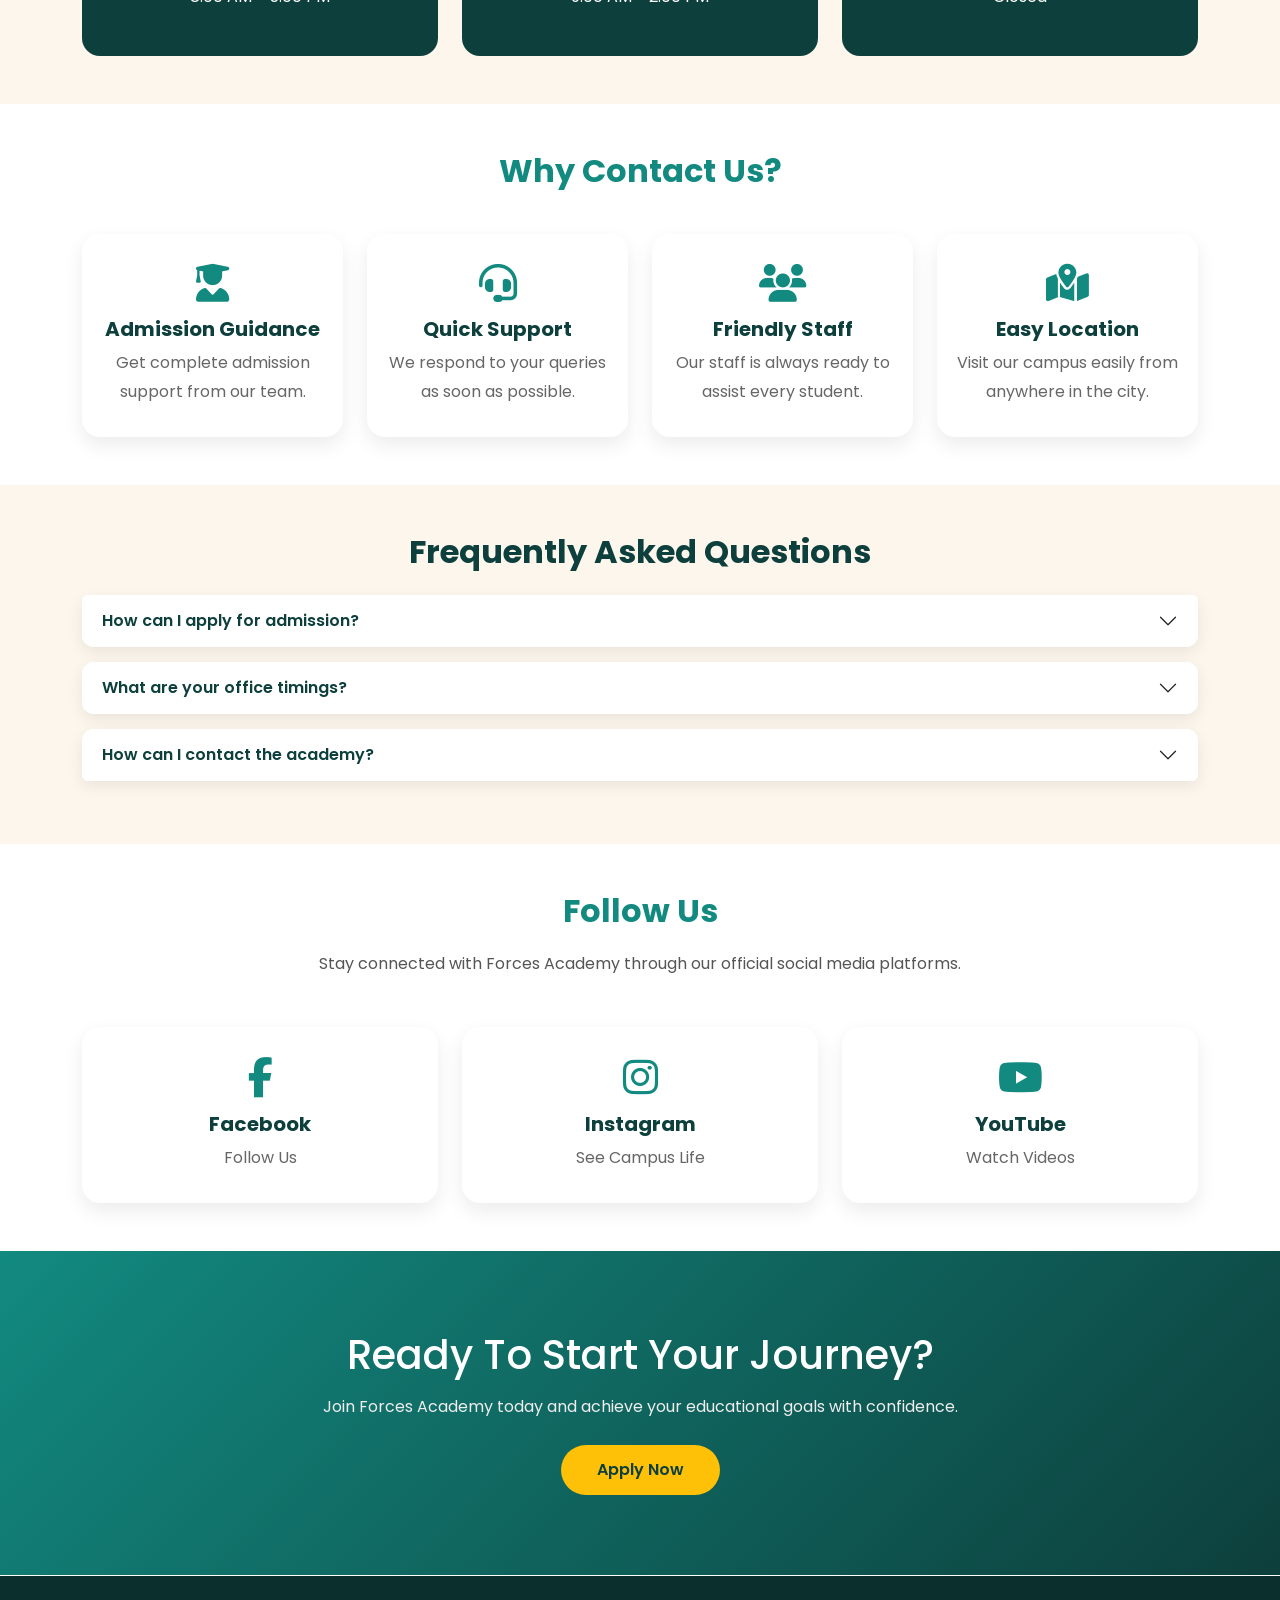
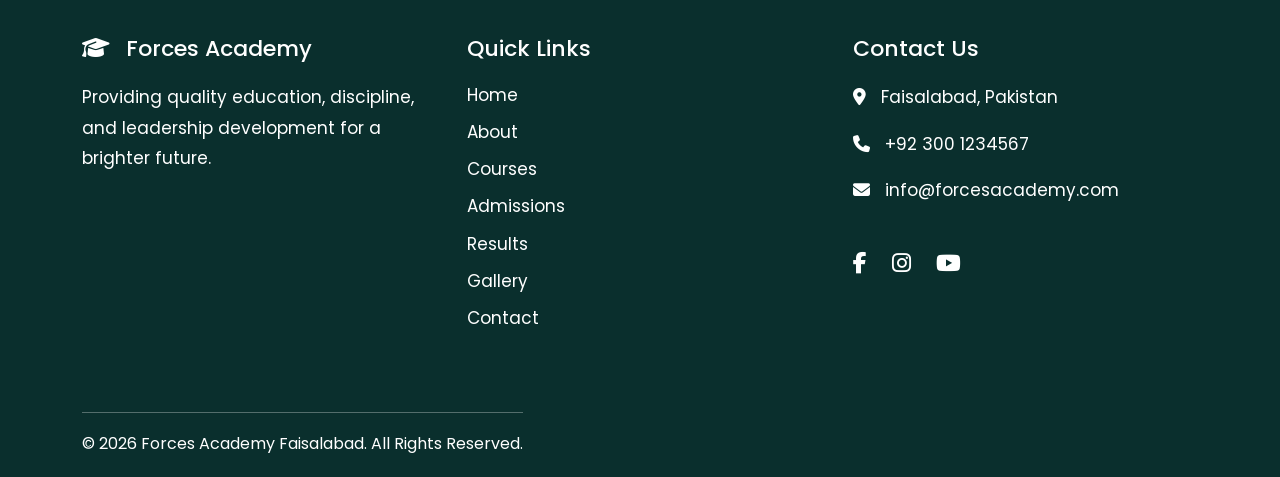
<file: contact.html>
<!DOCTYPE html>
<html lang="en">

<head>

<meta charset="UTF-8">

<meta name="viewport" content="width=device-width, initial-scale=1.0">

<title>Forces Academy | Contact</title>
<link rel="icon" type="image/png" href="images/favicon.png">
<meta name="description" content="Contact Forces Academy for admissions, courses, student support, general inquiries, and information about our educational programs.">

<meta name="keywords" content="Forces Academy, contact, admissions, phone, email, student support">

<meta property="og:title" content="Forces Academy | Contact">

<meta property="og:description" content="Get in touch with Forces Academy for admissions and student support.">

<link href="https://cdn.jsdelivr.net/npm/bootstrap@5.3.7/dist/css/bootstrap.min.css" rel="stylesheet">
<link rel="stylesheet" href="css/style.css">

<link rel="preconnect" href="https://fonts.googleapis.com">

<link rel="preconnect" href="https://fonts.gstatic.com" crossorigin>

<link href="https://fonts.googleapis.com/css2?family=Poppins:wght@300;400;500;600;700&display=swap" rel="stylesheet">

<link rel="stylesheet" href="https://cdnjs.cloudflare.com/ajax/libs/font-awesome/6.5.2/css/all.min.css">
</head>

<body>
     
<!-- Navbar -->
<nav class="navbar navbar-expand-lg custom-navbar">

    <div class="container">

        <!-- Logo -->
        <a class="navbar-brand fw-bold" href="index.html">
            <i class="fas fa-graduation-cap"></i> Forces Academy
</a>

        <!-- Mobile Hamburger Button -->
          <button class="navbar-toggler border-0 shadow-none"
        type="button"
        data-bs-toggle="collapse"
        data-bs-target="#navMenu"
        aria-controls="navMenu"
        aria-expanded="false"
        aria-label="Toggle navigation">

    <i class="fas fa-bars text-white fs-3"></i>

</button>
        <!-- Navigation Links -->
        <div class="collapse navbar-collapse" id="navMenu">

            <ul class="navbar-nav ms-auto align-items-lg-center gap-lg-2">

                <li class="nav-item">
                    <a class="nav-link active" href="index.html">Home</a>
                </li>

                <li class="nav-item">
                    <a class="nav-link" href="about.html">About</a>
                </li>

                <li class="nav-item">
                    <a class="nav-link" href="courses.html">Courses</a>
                </li>

                <li class="nav-item">
                    <a class="nav-link" href="admissions.html">Admissions</a>
                </li>

                <li class="nav-item">
                    <a class="nav-link" href="results.html">Results</a>
                </li>

                <li class="nav-item">
                    <a class="nav-link" href="gallery.html">Gallery</a>
                </li>

                <li class="nav-item">
                    <a class="nav-link" href="contact.html">Contact</a>
                </li>

                <li class="nav-item d-flex align-items-center">

    <!-- Student Portal -->
    <a class="portal-btn me-2" href="http://ramish.great-site.net/login.php">
        Student Portal
    </a>

    <!-- Theme Toggle -->
    <button id="themeToggle" class="theme-btn" title="Toggle Theme">
        🌙
        <span class="theme-text">Dark</span>
    </button>

</li>
            </ul>

        </div>

    </div>

</nav>

<!-- =========================================
               CONTACT BANNER
========================================= -->

<section class="page-banner">

    <div class="banner-overlay"></div>

    <div class="container banner-content text-center hero-left">

        <h1>Contact Us</h1>

        <p>We're here to help. Feel free to contact us anytime.</p>

        <a href="#contact-form" class="btn banner-btn">
            Get In Touch
        </a>

    </div>

</section>


<!-- =========================================
             CONTACT INFO
========================================= -->

<section class="section-cream py-5">

<div class="container">

<div class="row g-4">

<!-- Phone -->

<div class="col-lg-4 col-md-6">

<div class="contact-card">

<i class="fas fa-phone-alt"></i>

<h4>Call Us</h4>

<p>+92 300 1234567</p>

</div>

</div>

<!-- Email -->

<div class="col-lg-4 col-md-6">

<div class="contact-card">

<i class="fas fa-envelope"></i>

<h4>Email</h4>

<p>info@forcesacademy.com</p>

</div>

</div>

<!-- Location -->

<div class="col-lg-4 col-md-12">

<div class="contact-card">

<i class="fas fa-map-marker-alt"></i>

<h4>Location</h4>

<p>Faisalabad, Pakistan</p>

</div>

</div>

</div>

</div>

</section>


<!-- =========================================
        CONTACT FORM + GOOGLE MAP
========================================= -->

<section id="contact-form" class="section-light py-5">

<div class="container">

<div class="row g-5">

<!-- Contact Form -->

<div class="col-lg-6">

<h2 class="section-heading text-start">
Send Us a Message
</h2>

<form id="contactForm">

<input type="text"
id="name"
class="form-control mb-2"
placeholder="Full Name">

<small class="error" id="nameError"></small>

<input type="email"
id="email"
class="form-control mb-2"
placeholder="Email Address">

<small class="error" id="emailError"></small>

<input type="text"
id="phone"
class="form-control mb-2"
placeholder="Phone Number">

<small class="error" id="phoneError"></small>

<input type="text"
id="subject"
class="form-control mb-2"
placeholder="Subject">

<small class="error" id="subjectError"></small>

<textarea
id="message"
class="form-control mb-2"
rows="5"
placeholder="Your Message"></textarea>

<small class="error" id="messageError"></small>

<p id="successMessage"></p>

<button type="submit" class="btn banner-btn">
Send Message
</button>

</form>

</div>

<!-- Google Map -->

<div class="col-lg-6">

<h2 class="section-heading text-start">
Find Us
</h2>

<iframe
src="https://www.google.com/maps?q=Faisalabad,Pakistan&output=embed"
width="100%"
height="420"
style="border:0;border-radius:15px;"
loading="lazy">
</iframe>

</div>

</div>

</div>

</section>


<!-- =========================================
            OFFICE HOURS
========================================= -->

<section class="section-cream py-5">

<div class="container">

<h2 class="section-heading text-center">
Office Hours
</h2>

<div class="row g-4 mt-3">

<div class="col-md-4">

<div class="hours-card">

<h4>Monday - Friday</h4>

<p>8:00 AM - 5:00 PM</p>

</div>

</div>

<div class="col-md-4">

<div class="hours-card">

<h4>Saturday</h4>

<p>9:00 AM - 2:00 PM</p>

</div>

</div>

<div class="col-md-4">

<div class="hours-card">

<h4>Sunday</h4>

<p>Closed</p>

</div>

</div>

</div>

</div>

</section>
<!-- =========================================
            WHY CONTACT US
========================================= -->

<section class="section-light py-5">

<div class="container">

<h2 class="section-heading text-center">
Why Contact Us?
</h2>

<div class="row g-4 mt-3">

<div class="col-md-3">

<div class="why-card">

<i class="fas fa-user-graduate"></i>

<h5>Admission Guidance</h5>

<p>Get complete admission support from our team.</p>

</div>

</div>

<div class="col-md-3">

<div class="why-card">

<i class="fas fa-headset"></i>

<h5>Quick Support</h5>

<p>We respond to your queries as soon as possible.</p>

</div>

</div>

<div class="col-md-3">

<div class="why-card">

<i class="fas fa-users"></i>

<h5>Friendly Staff</h5>

<p>Our staff is always ready to assist every student.</p>

</div>

</div>

<div class="col-md-3">

<div class="why-card">

<i class="fas fa-map-marked-alt"></i>

<h5>Easy Location</h5>

<p>Visit our campus easily from anywhere in the city.</p>

</div>

</div>

</div>

</div>

</section>


<!-- =========================================
                 FAQ
========================================= -->

<section class="section-cream py-5">

<div class="container">

<h2 class="section-heading text-center">
Frequently Asked Questions
</h2>

<div class="faq-box mt-4">

<div class="accordion" id="contactFaq">

<div class="accordion-item faq-item">

<h2 class="accordion-header">

<button class="accordion-button collapsed"
type="button"
data-bs-toggle="collapse"
data-bs-target="#cfaq1">

How can I apply for admission?

</button>

</h2>

<div id="cfaq1"
class="accordion-collapse collapse"
data-bs-parent="#contactFaq">

<div class="accordion-body">

You can apply online or visit our campus with the required documents.

</div>

</div>

</div>


<div class="accordion-item faq-item">

<h2 class="accordion-header">

<button class="accordion-button collapsed"
type="button"
data-bs-toggle="collapse"
data-bs-target="#cfaq2">

What are your office timings?

</button>

</h2>

<div id="cfaq2"
class="accordion-collapse collapse"
data-bs-parent="#contactFaq">

<div class="accordion-body">

Monday to Friday: 8:00 AM - 5:00 PM
<br>
Saturday: 9:00 AM - 2:00 PM

</div>

</div>

</div>


<div class="accordion-item faq-item">

<h2 class="accordion-header">

<button class="accordion-button collapsed"
type="button"
data-bs-toggle="collapse"
data-bs-target="#cfaq3">

How can I contact the academy?

</button>

</h2>

<div id="cfaq3"
class="accordion-collapse collapse"
data-bs-parent="#contactFaq">

<div class="accordion-body">

You can call, email or visit our campus during office hours.

</div>

</div>

</div>

</div>

</div>

</div>

</section>


<!-- =========================================
              FOLLOW US
========================================= -->

<section class="section-light py-5">

<div class="container">

<h2 class="section-heading text-center">
Follow Us
</h2>

<p class="section-text text-center mb-5">
Stay connected with Forces Academy through our official social media platforms.
</p>

<div class="row g-4 justify-content-center">

<!-- Facebook -->
<div class="col-md-4 col-sm-6">

    <div class="social-card">

        <i class="fab fa-facebook-f"></i>

        <h5>Facebook</h5>

        <p>Follow Us</p>

    </div>

</div>

<!-- Instagram -->
<div class="col-md-4 col-sm-6">

    <div class="social-card">

        <i class="fab fa-instagram"></i>

        <h5>Instagram</h5>

        <p>See Campus Life</p>

    </div>

</div>

<!-- YouTube -->
<div class="col-md-4 col-sm-6">

    <div class="social-card">

        <i class="fab fa-youtube"></i>

        <h5>YouTube</h5>

        <p>Watch Videos</p>

    </div>

</div>

</div>

</div>

</section>
<!-- =========================================
               CTA
========================================= -->

<section class="cta-section">

<div class="container text-center">

<h2>
Ready To Start Your Journey?
</h2>

<p>
Join Forces Academy today and achieve your educational goals with confidence.
</p>

<a href="admissions.html" class="btn banner-btn">
Apply Now
</a>

</div>

</section>
<!--=========================================
        BACK TO TOP BUTTON
==========================================-->

<button id="backToTop" title="Go to Top">

<i class="fas fa-chevron-up"></i>

</button>
<!-- Footer -->
<footer class="site-footer">
  <div class="container">

    <div class="footer-content">

      <!-- About -->
      <div class="footer-col">

        <h3> <i class="fas fa-graduation-cap"></i> Forces Academy</h3>

        <p>
          Providing quality education, discipline, and leadership development
          for a brighter future.
        </p>

      </div>

      <!-- Quick Links -->
      <div class="footer-col">

        <h3>Quick Links</h3>

        <ul class="footer-links">

          <li><a href="index.html">Home</a></li>

          <li><a href="about.html">About</a></li>

          <li><a href="courses.html">Courses</a></li>

          <li><a href="admissions.html">Admissions</a></li>

          <li><a href="results.html">Results</a></li>

          <li><a href="gallery.html">Gallery</a></li>

          <li><a href="contact.html">Contact</a></li>

        </ul>

      </div>

      <!-- Contact -->
      <div class="footer-col">

        <h3>Contact Us</h3>

        <p>
          <i class="fas fa-map-marker-alt"></i>
          Faisalabad, Pakistan
        </p>

        <p>
          <i class="fas fa-phone"></i>
          +92 300 1234567
        </p>

        <p>
          <i class="fas fa-envelope"></i>
          info@forcesacademy.com
        </p>

        <div class="social-links">

   <div class="social-links">

    <!-- Facebook -->
    <a aria-label="Facebook">
        <i class="fab fa-facebook-f"></i>
    </a>

    <!-- Instagram -->
    <a aria-label="Instagram">
        <i class="fab fa-instagram"></i>
    </a>

    <!-- YouTube -->
    <a aria-label="YouTube">
        <i class="fab fa-youtube"></i>
    </a>

</div>

</div>

</div>

    <div class="footer-bottom">

      <p>&copy; 2026 Forces Academy Faisalabad. All Rights Reserved.</p>

    </div>

  </div>
</footer>

<script src="https://cdn.jsdelivr.net/npm/bootstrap@5.3.7/dist/js/bootstrap.bundle.min.js"></script>
<script src="js/main.js"></script>

</body>

</html>
</file>
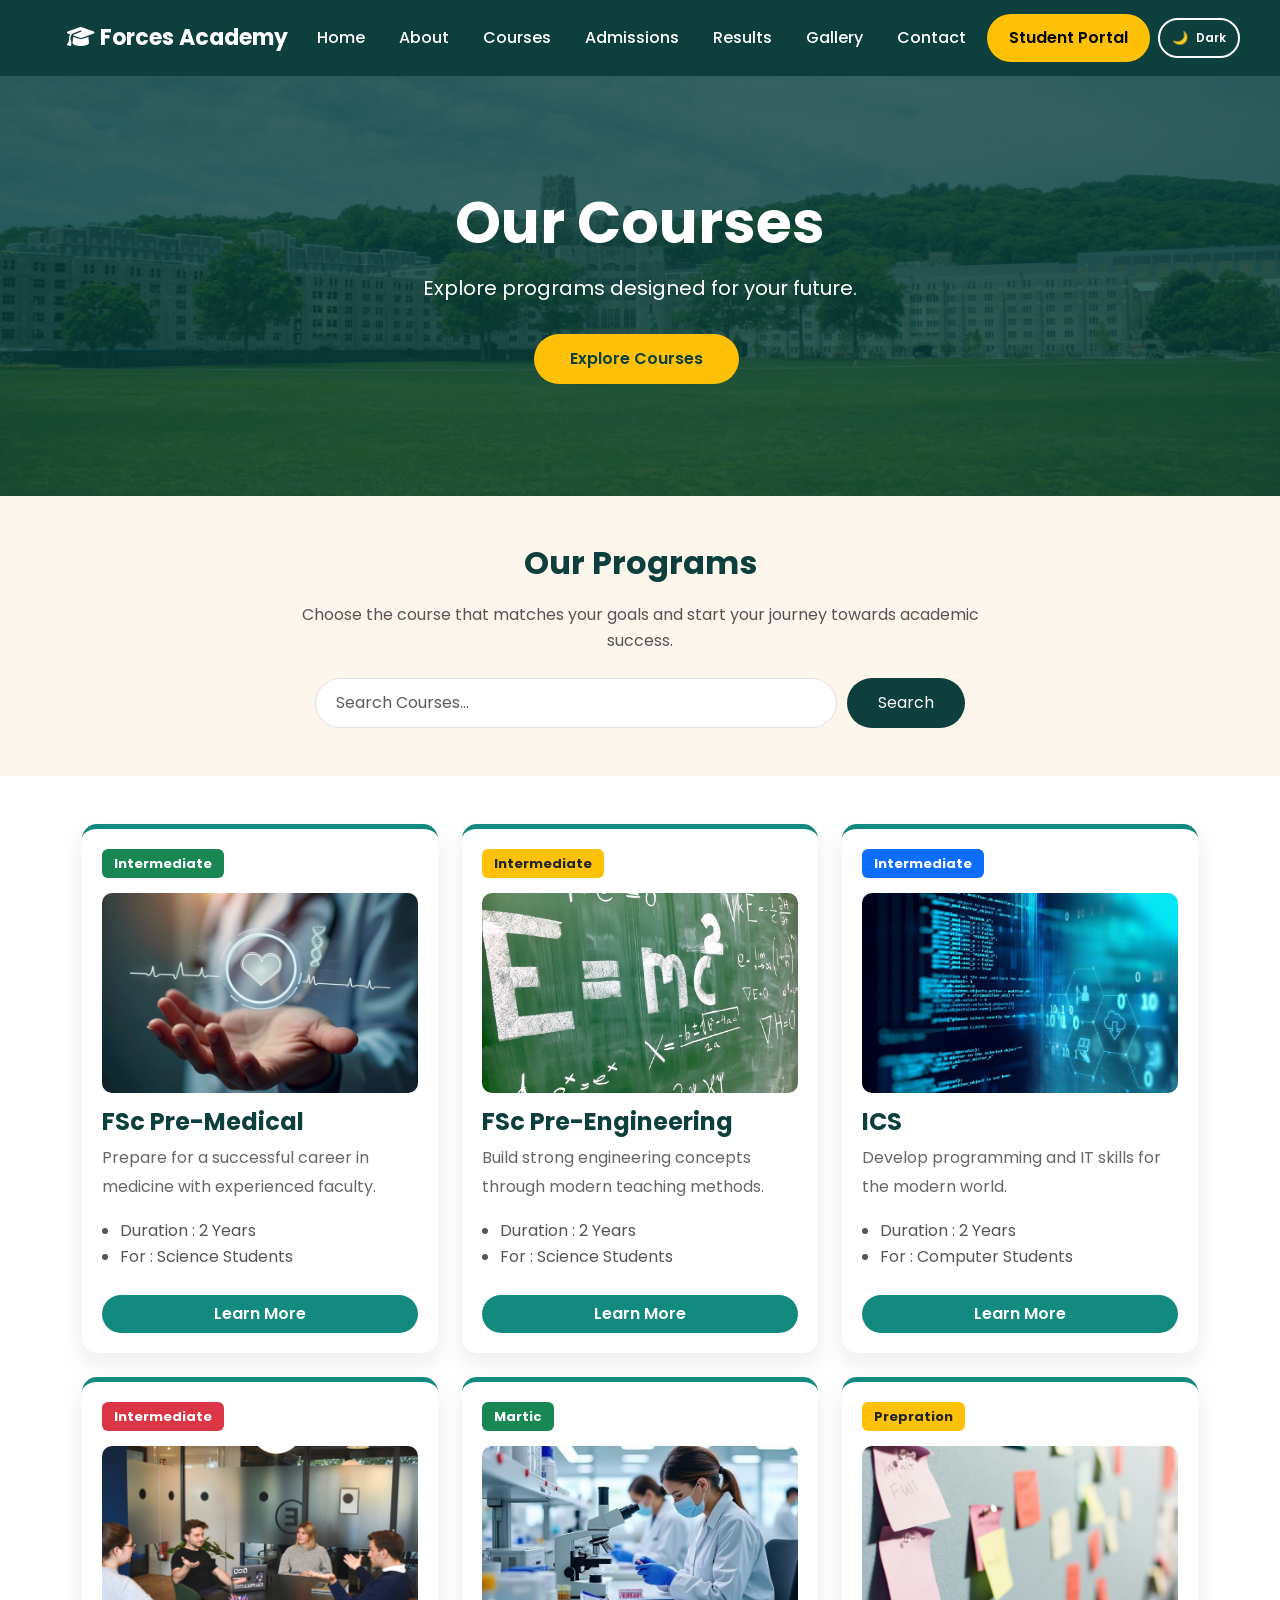
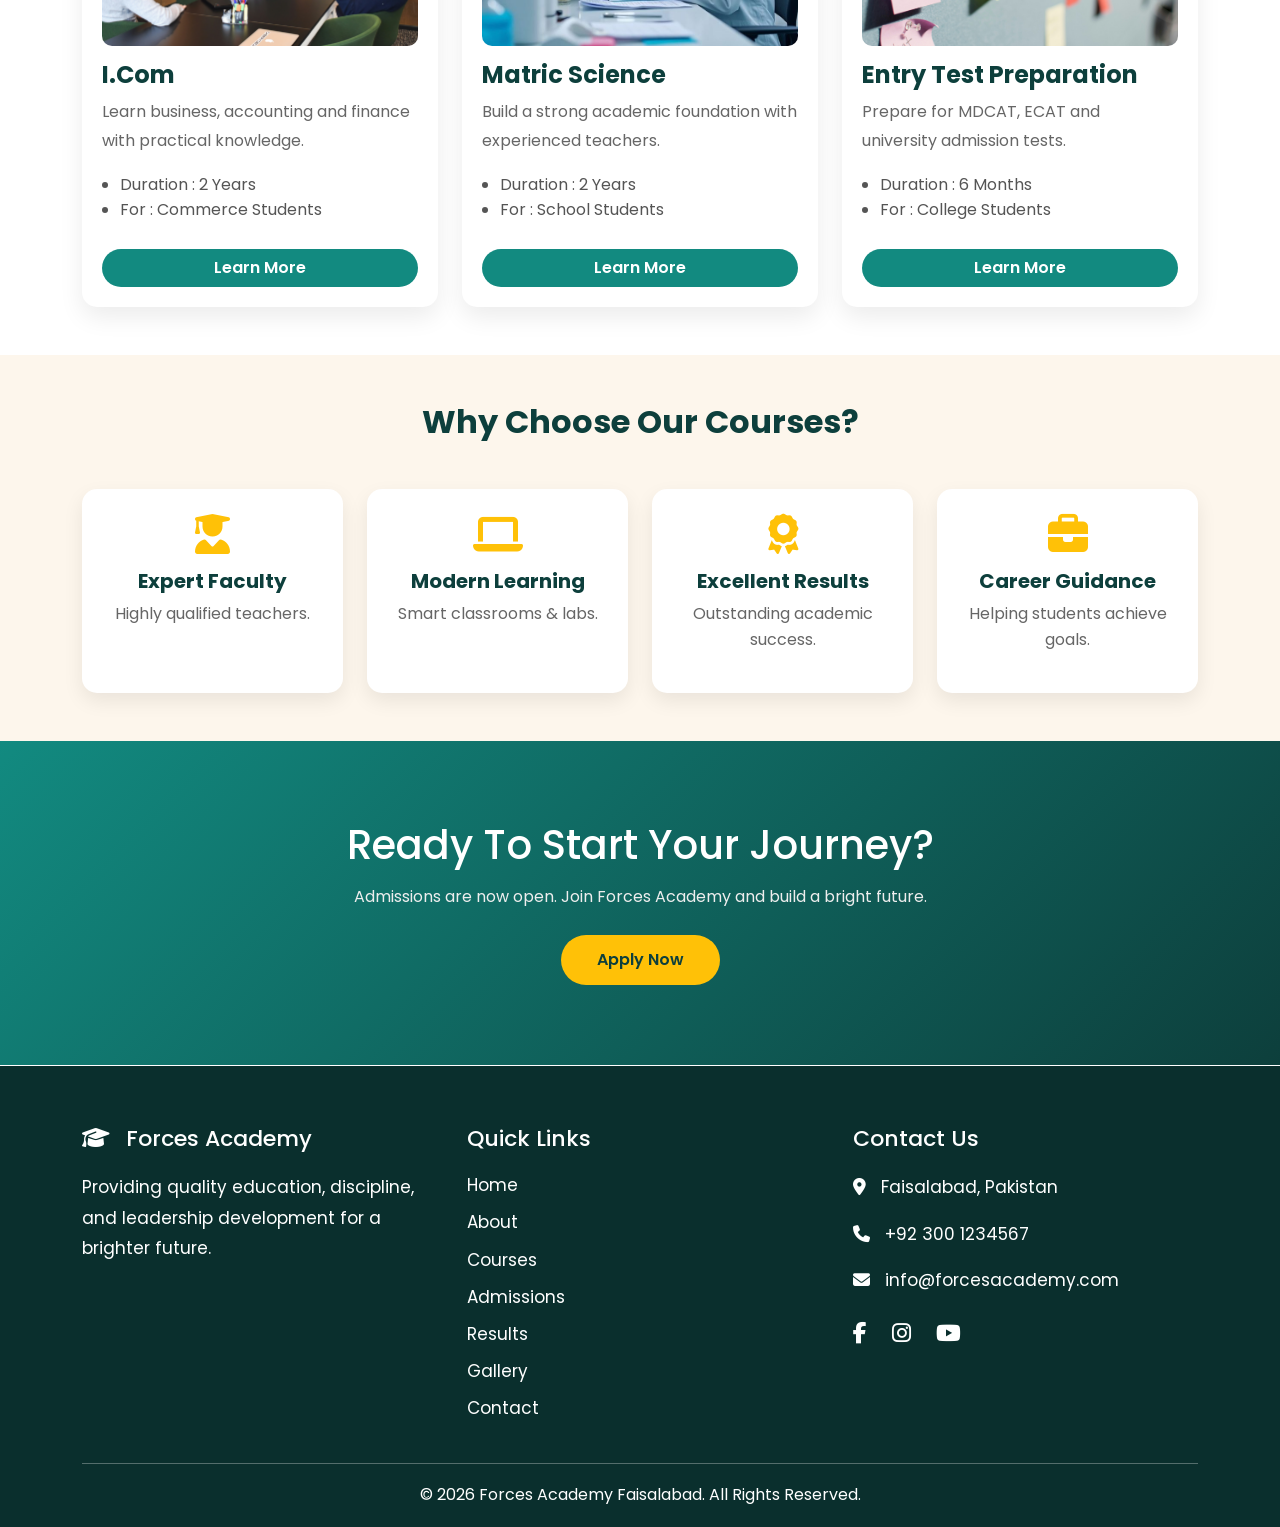
<file: courses.html>
<!DOCTYPE html>
<html lang="en">

<head>

<meta charset="UTF-8">

<meta name="viewport" content="width=device-width, initial-scale=1.0">

<title>Forces Academy | Courses</title>
<link rel="icon" type="image/png" href="images/favicon.png">
<meta name="description" content="Explore Forces Academy courses including Matric, FSc Pre-Medical, Pre-Engineering, ICS, and other academic programs for students.">

<meta name="keywords" content="Forces Academy, courses, Matric, FSc, ICS, Pre-Medical, Pre-Engineering">

<meta property="og:title" content="Forces Academy | Courses">

<meta property="og:description" content="Explore quality academic programs designed to help students achieve success.">

<link href="https://cdn.jsdelivr.net/npm/bootstrap@5.3.7/dist/css/bootstrap.min.css" rel="stylesheet">
<link rel="stylesheet" href="css/style.css">

<link rel="preconnect" href="https://fonts.googleapis.com">

<link rel="preconnect" href="https://fonts.gstatic.com" crossorigin>

<link href="https://fonts.googleapis.com/css2?family=Poppins:wght@300;400;500;600;700&display=swap" rel="stylesheet">

<link rel="stylesheet" href="https://cdnjs.cloudflare.com/ajax/libs/font-awesome/6.5.2/css/all.min.css">
</head>

<body>
     
<!-- Navbar -->
<nav class="navbar navbar-expand-lg custom-navbar">

    <div class="container">

        <!-- Logo -->
        <a class="navbar-brand fw-bold" href="index.html">
             <i class="fas fa-graduation-cap"></i> Forces Academy
</a>

        <!-- Mobile Hamburger Button -->
           <button class="navbar-toggler border-0 shadow-none"
        type="button"
        data-bs-toggle="collapse"
        data-bs-target="#navMenu"
        aria-controls="navMenu"
        aria-expanded="false"
        aria-label="Toggle navigation">

    <i class="fas fa-bars text-white fs-3"></i>

</button>

        <!-- Navigation Links -->
        <div class="collapse navbar-collapse" id="navMenu">

            <ul class="navbar-nav ms-auto align-items-lg-center gap-lg-2">

                <li class="nav-item">
                    <a class="nav-link active" href="index.html">Home</a>
                </li>

                <li class="nav-item">
                    <a class="nav-link" href="about.html">About</a>
                </li>

                <li class="nav-item">
                    <a class="nav-link" href="courses.html">Courses</a>
                </li>

                <li class="nav-item">
                    <a class="nav-link" href="admissions.html">Admissions</a>
                </li>

                <li class="nav-item">
                    <a class="nav-link" href="results.html">Results</a>
                </li>

                <li class="nav-item">
                    <a class="nav-link" href="gallery.html">Gallery</a>
                </li>

                <li class="nav-item">
                    <a class="nav-link" href="contact.html">Contact</a>
                </li>

                <li class="nav-item d-flex align-items-center">

    <!-- Student Portal -->
    <a class="portal-btn me-2" href="http://ramish.great-site.net/login.php">
        Student Portal
    </a>

    <!-- Theme Toggle -->
    <button id="themeToggle" class="theme-btn" title="Toggle Theme">
        🌙
        <span class="theme-text">Dark</span>
    </button>

</li>

            </ul>

        </div>

    </div>

</nav>
<!-- Courses Hero -->
<!-- =========================================
            COURSES PAGE BANNER
========================================= -->

<section class="page-banner">
    <div class="banner-overlay"></div>

    <div class="container banner-content text-center hero-left">
        <h1>Our Courses</h1>

        <p>
            Explore programs designed for your future.
        </p>

        <div class="mt-4">
            <a href="#courses" class="btn banner-btn me-2">Explore Courses</a>
        
        </div>
    </div>
    
</section>

<!-- =========================================
             INTRO SECTION
========================================= -->

<section class="section-cream py-5">

<div class="container text-center">

<h2 class="section-heading">
Our Programs
</h2>

<p class="section-text">
Choose the course that matches your goals and start your journey towards academic success.
</p>

<div class="search-box mt-4">

<input
type="text"
id="courseSearch"
class="form-control"
placeholder="Search Courses...">

<button
id="searchBtn"
class="btn search-btn">
Search
</button>

</div>

<p
id="noCourse"
style="display:none;color:red;font-weight:600;margin-top:20px;">
No Course Found.
</p>

</div>

</section>
<!-- =========================================
            COURSE CARDS
========================================= -->

<section id="courses" class="section-light py-5">

<div class="container">

<div class="row g-4">

<!-- Card 1 -->

<div class="col-lg-4 col-md-6">

<div class="course-card">

<span class="badge bg-success">Intermediate</span>

<img src="images/course1.jpg"
class="img-fluid"
alt="Course">

<h4>FSc Pre-Medical</h4>

<p>
Prepare for a successful career in medicine
with experienced faculty.
</p>

<ul>
<li>Duration : 2 Years</li>
<li>For : Science Students</li>
</ul>

<a href="#" class="btn course-btn">
Learn More
</a>

</div>

</div>

<!-- Card 2 -->

<div class="col-lg-4 col-md-6">

<div class="course-card">

<span class="badge bg-warning text-dark">
Intermediate
</span>

<img src="images/course2.jpg"
class="img-fluid"
alt="Course">

<h4>FSc Pre-Engineering</h4>

<p>
Build strong engineering concepts through
modern teaching methods.
</p>

<ul>
<li>Duration : 2 Years</li>
<li>For : Science Students</li>
</ul>

<a href="#" class="btn course-btn">
Learn More
</a>

</div>

</div>

<!-- Card 3 -->

<div class="col-lg-4 col-md-6">

<div class="course-card">

<span class="badge bg-primary">
Intermediate
</span>

<img src="images/course3.jpg"
class="img-fluid"
alt="Course">

<h4>ICS</h4>

<p>
Develop programming and IT skills
for the modern world.
</p>

<ul>
<li>Duration : 2 Years</li>
<li>For : Computer Students</li>
</ul>

<a href="#" class="btn course-btn">
Learn More
</a>

</div>

</div>
<!-- ================= Card 4 ================= -->

<div class="col-lg-4 col-md-6">

    <div class="course-card">

        <span class="badge bg-danger">Intermediate</span>

        <img src="images/course4.jpg" class="img-fluid" alt="Course">

        <h4>I.Com</h4>

        <p>
            Learn business, accounting and finance with practical knowledge.
        </p>

        <ul>
            <li>Duration : 2 Years</li>
            <li>For : Commerce Students</li>
        </ul>

        <a href="#" class="btn course-btn">Learn More</a>

    </div>

</div>

<!-- ================= Card 5 ================= -->

<div class="col-lg-4 col-md-6">

    <div class="course-card">

        <span class="badge bg-success">Martic</span>

        <img src="images/course5.jpg" class="img-fluid" alt="Course">

        <h4>Matric Science</h4>

        <p>
            Build a strong academic foundation with experienced teachers.
        </p>

        <ul>
            <li>Duration : 2 Years</li>
            <li>For : School Students</li>
        </ul>

        <a href="#" class="btn course-btn">Learn More</a>

    </div>

</div>

<!-- ================= Card 6 ================= -->

<div class="col-lg-4 col-md-6">

    <div class="course-card">

        <span class="badge bg-warning text-dark">Prepration</span>

        <img src="images/course6.jpg" class="img-fluid" alt="Course">

        <h4>Entry Test Preparation</h4>

        <p>
            Prepare for MDCAT, ECAT and university admission tests.
        </p>

        <ul>
            <li>Duration : 6 Months</li>
            <li>For : College Students</li>
        </ul>

        <a href="#" class="btn course-btn">Learn More</a>

    </div>

</div>

</div>

</div>

</section>

<!-- =========================================
        WHY CHOOSE OUR COURSES
========================================= -->

<section class="section-cream py-5">

<div class="container">

<h2 class="section-heading text-center mb-5">
Why Choose Our Courses?
</h2>

<div class="row g-4">

<div class="col-md-3">
<div class="feature-card">
<i class="fas fa-user-graduate"></i>
<h5>Expert Faculty</h5>
<p>Highly qualified teachers.</p>
</div>
</div>

<div class="col-md-3">
<div class="feature-card">
<i class="fas fa-laptop"></i>
<h5>Modern Learning</h5>
<p>Smart classrooms & labs.</p>
</div>
</div>

<div class="col-md-3">
<div class="feature-card">
<i class="fas fa-award"></i>
<h5>Excellent Results</h5>
<p>Outstanding academic success.</p>
</div>
</div>

<div class="col-md-3">
<div class="feature-card">
<i class="fas fa-briefcase"></i>
<h5>Career Guidance</h5>
<p>Helping students achieve goals.</p>
</div>
</div>

</div>

</div>

</section>

<!-- =========================================
            CALL TO ACTION
========================================= -->

<section class="cta-section">

<div class="container text-center">

<h2>Ready To Start Your Journey?</h2>

<p>
Admissions are now open. Join Forces Academy and build a bright future.
</p>

<a href="admissions.html" class="btn banner-btn">
Apply Now
</a>

</div>

</section>
<!--=========================================
        BACK TO TOP BUTTON
==========================================-->

<button id="backToTop" title="Go to Top">

<i class="fas fa-chevron-up"></i>

</button>
<!-- Footer -->
<footer class="site-footer">
  <div class="container">

    <div class="footer-content">

      <!-- About -->
      <div class="footer-col">

        <h3> <i class="fas fa-graduation-cap"></i> Forces Academy</h3>

        <p>
          Providing quality education, discipline, and leadership development
          for a brighter future.
        </p>

      </div>

      <!-- Quick Links -->
      <div class="footer-col">

        <h3>Quick Links</h3>

        <ul class="footer-links">

          <li><a href="index.html">Home</a></li>

          <li><a href="about.html">About</a></li>

          <li><a href="courses.html">Courses</a></li>

          <li><a href="admissions.html">Admissions</a></li>

          <li><a href="results.html">Results</a></li>

          <li><a href="gallery.html">Gallery</a></li>

          <li><a href="contact.html">Contact</a></li>

        </ul>

      </div>

      <!-- Contact -->
      <div class="footer-col">

        <h3>Contact Us</h3>

        <p>
          <i class="fas fa-map-marker-alt"></i>
          Faisalabad, Pakistan
        </p>

        <p>
          <i class="fas fa-phone"></i>
          +92 300 1234567
        </p>

        <p>
          <i class="fas fa-envelope"></i>
          info@forcesacademy.com
        </p>

       <div class="social-links">

    <!-- Facebook -->
    <a aria-label="Facebook">
        <i class="fab fa-facebook-f"></i>
    </a>

    <!-- Instagram -->
    <a aria-label="Instagram">
        <i class="fab fa-instagram"></i>
    </a>

    <!-- YouTube -->
    <a aria-label="YouTube">
        <i class="fab fa-youtube"></i>
    </a>

</div>

</div>

</div>

    <div class="footer-bottom">

      <p>&copy; 2026 Forces Academy Faisalabad. All Rights Reserved.</p>

    </div>

  </div>
</footer>

<script src="https://cdn.jsdelivr.net/npm/bootstrap@5.3.7/dist/js/bootstrap.bundle.min.js"></script>
<script src="js/main.js"></script>

</body>

</html>
</file>
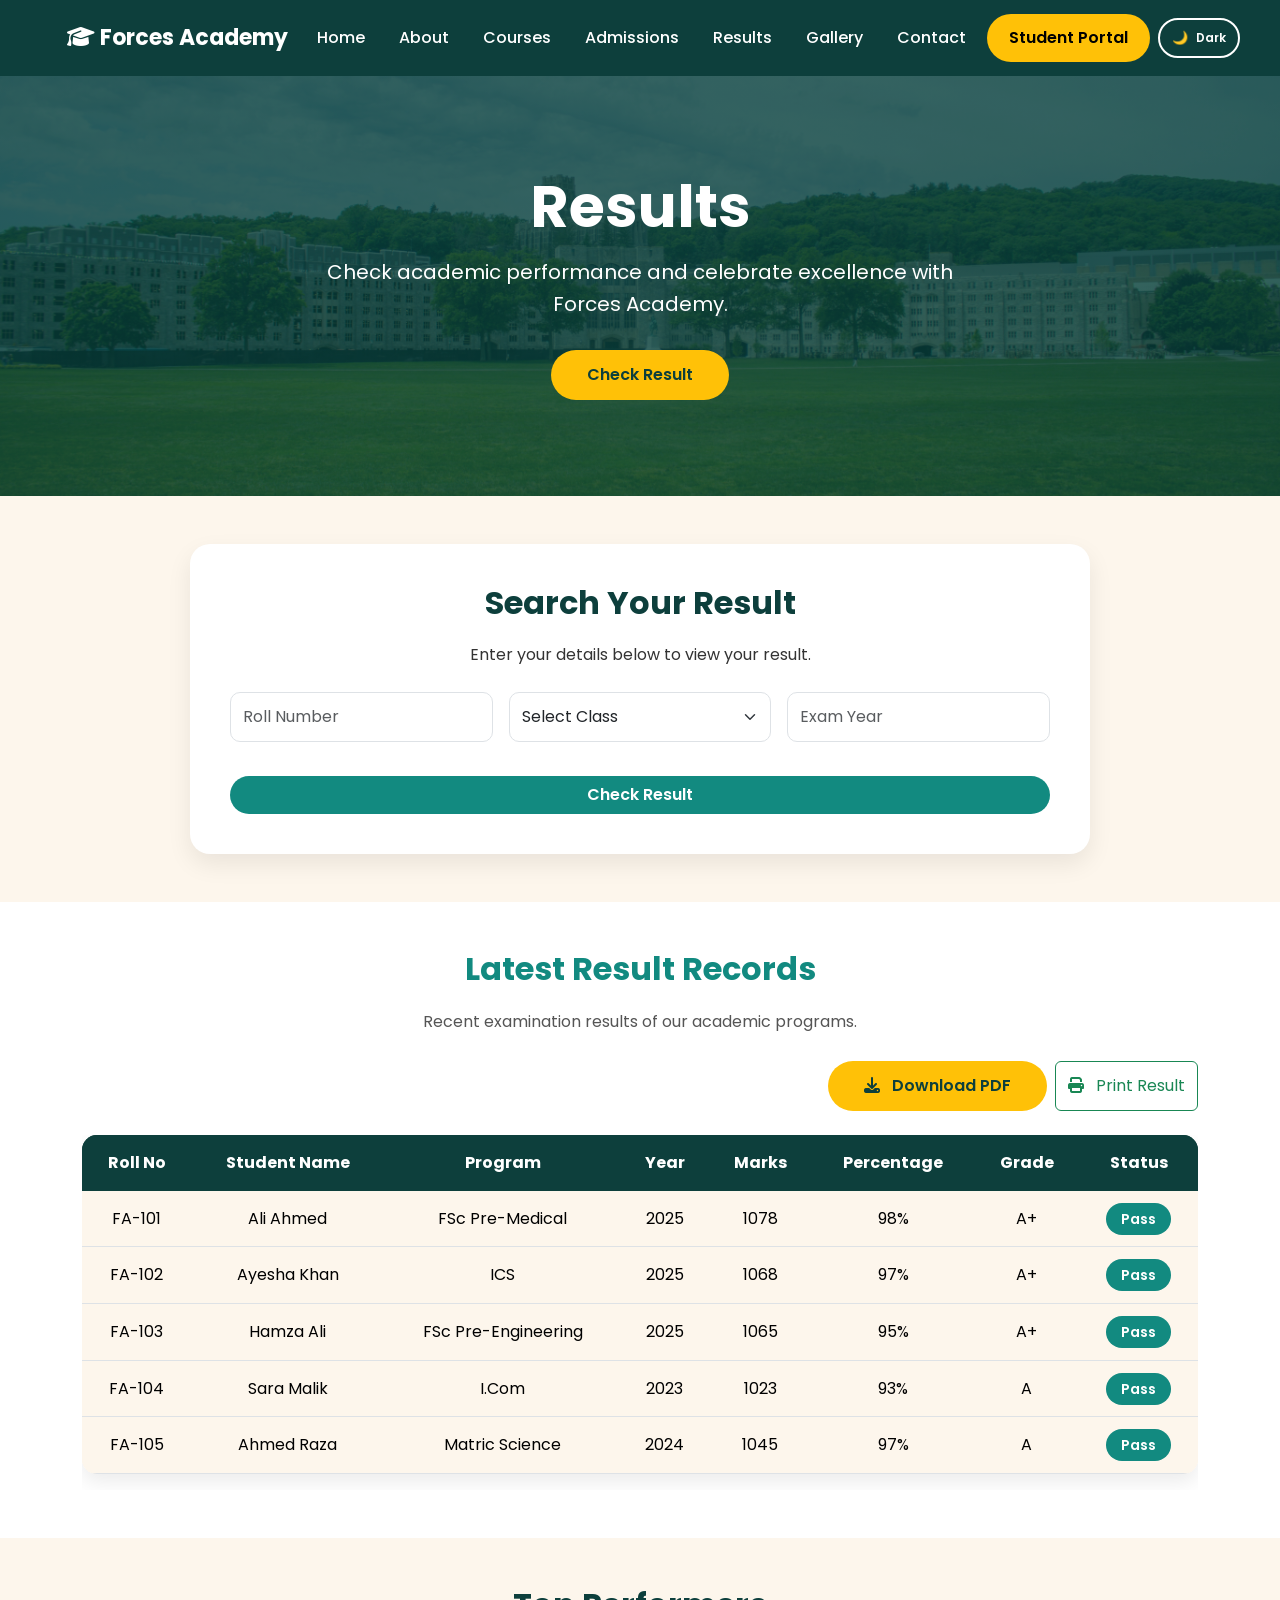
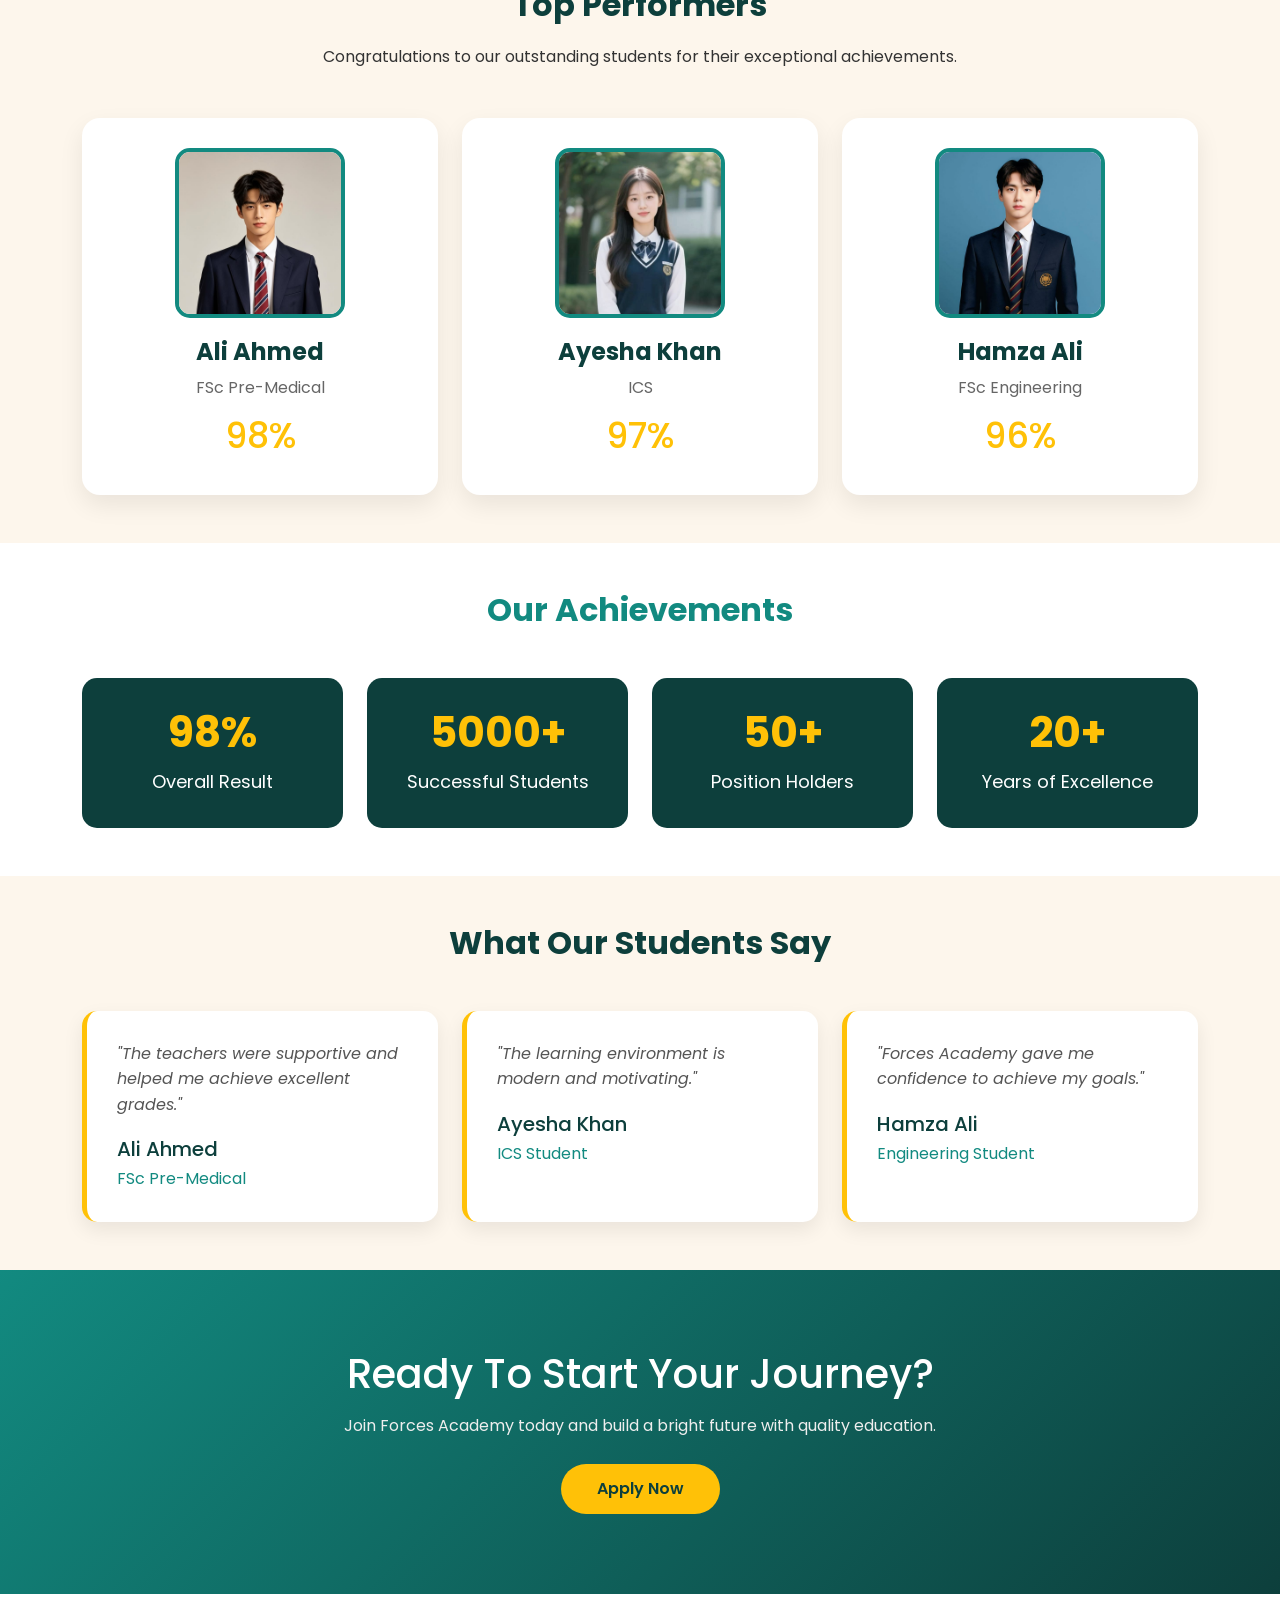
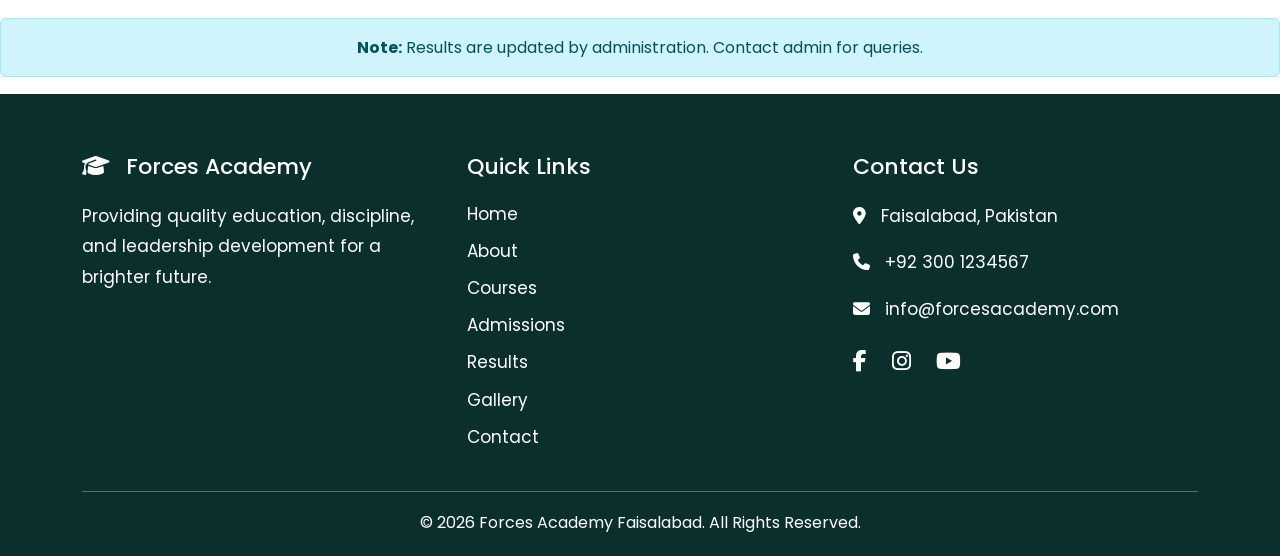
<file: results.html>
<!DOCTYPE html>
<html lang="en">

<head>

<meta charset="UTF-8">

<meta name="viewport" content="width=device-width, initial-scale=1.0">

<title>Forces Academy | Results</title>
<link rel="icon" type="image/png" href="images/favicon.png">
<meta name="description" content="Check Forces Academy examination results, student performance, academic achievements, and outstanding results from our students.">

<meta name="keywords" content="Forces Academy, results, examination, student results, academic performance">

<meta property="og:title" content="Forces Academy | Results">

<meta property="og:description" content="View examination results and academic achievements at Forces Academy.">
<link href="https://cdn.jsdelivr.net/npm/bootstrap@5.3.7/dist/css/bootstrap.min.css" rel="stylesheet">
<link rel="stylesheet" href="css/style.css">

<link rel="preconnect" href="https://fonts.googleapis.com">

<link rel="preconnect" href="https://fonts.gstatic.com" crossorigin>

<link href="https://fonts.googleapis.com/css2?family=Poppins:wght@300;400;500;600;700&display=swap" rel="stylesheet">

<link rel="stylesheet" href="https://cdnjs.cloudflare.com/ajax/libs/font-awesome/6.5.2/css/all.min.css">
</head>

<body>
     
<!-- Navbar -->
<nav class="navbar navbar-expand-lg custom-navbar">

    <div class="container">

        <!-- Logo -->
        <a class="navbar-brand fw-bold" href="index.html">
            <i class="fas fa-graduation-cap"></i> Forces Academy
</a>

        <!-- Mobile Hamburger Button -->
           <button class="navbar-toggler border-0 shadow-none"
        type="button"
        data-bs-toggle="collapse"
        data-bs-target="#navMenu"
        aria-controls="navMenu"
        aria-expanded="false"
        aria-label="Toggle navigation">

    <i class="fas fa-bars text-white fs-3"></i>

</button>
        <!-- Navigation Links -->
        <div class="collapse navbar-collapse" id="navMenu">

            <ul class="navbar-nav ms-auto align-items-lg-center gap-lg-2">

                <li class="nav-item">
                    <a class="nav-link active" href="index.html">Home</a>
                </li>

                <li class="nav-item">
                    <a class="nav-link" href="about.html">About</a>
                </li>

                <li class="nav-item">
                    <a class="nav-link" href="courses.html">Courses</a>
                </li>

                <li class="nav-item">
                    <a class="nav-link" href="admissions.html">Admissions</a>
                </li>

                <li class="nav-item">
                    <a class="nav-link" href="results.html">Results</a>
                </li>

                <li class="nav-item">
                    <a class="nav-link" href="gallery.html">Gallery</a>
                </li>

                <li class="nav-item">
                    <a class="nav-link" href="contact.html">Contact</a>
                </li>

                 <li class="nav-item d-flex align-items-center">

    <!-- Student Portal -->
    <a class="portal-btn me-2" href="http://ramish.great-site.net/login.php">
        Student Portal
    </a>

    <!-- Theme Toggle -->
    <button id="themeToggle" class="theme-btn" title="Toggle Theme">
        🌙
        <span class="theme-text">Dark</span>
    </button>

</li>
            </ul>

        </div>

    </div>

</nav>
<!-- =========================================
                RESULTS BANNER
========================================= -->

<section class="page-banner">

    <div class="banner-overlay"></div>

    <div class="container banner-content text-center hero-left">

        <h1>Results</h1>

        <p>
            Check academic performance and celebrate excellence
            with Forces Academy.
        </p>

        <a href="#result-search" class="btn banner-btn">
            Check Result
        </a>

    </div>

</section>


<!-- =========================================
              RESULT SEARCH
========================================= -->

<section id="result-search" class="section-cream py-5">

<div class="container">

<div class="result-search-card">

<h2 class="section-heading text-center">
Search Your Result
</h2>

<p class="text-center mb-4">
Enter your details below to view your result.
</p>

<div class="row g-3">

<div class="col-md-4">
<input
type="text"
id="rollNo"
class="form-control"
placeholder="Roll Number">
</div>

<div class="col-md-4">
<select
id="program"
class="form-select">

<option>Select Class</option>

<option>FSc Pre-Medical</option>

<option>FSc Pre-Engineering</option>

<option>ICS</option>

<option>I.Com</option>

<option>Matric Science</option>

</select>
</div>

<div class="col-md-4">
<input
type="text"
id="examYear"
class="form-control"
placeholder="Exam Year">
</div>

</div>

<div class="text-center mt-4">

<button
id="checkResult"
class="btn course-btn px-5">
Check Result
</button>

</div>

</div>

</div>

</section>
<p
id="resultMessage"
style="display:none;
color:red;
font-weight:600;
text-align:center;
margin-bottom:20px;">
Result Not Found.
</p>
<!-- =========================================
              RESULT TABLE
========================================= -->

<section class="section-light py-5" id="printResult">

<div class="container">

<h2 class="section-heading text-center">
Latest Result Records
</h2>

<p class="text-center mb-4">
Recent examination results of our academic programs.
</p>

<!-- Buttons -->

<div class="d-flex justify-content-end gap-2 mb-4 no-print">

<a href="#" class="btn banner-btn">
<i class="fas fa-download me-2"></i>
Download PDF
</a>

<button class="btn btn-outline-success" onclick="printResult()">
<i class="fas fa-print me-2"></i>
Print Result
</button>

</div>

<!-- Result Table -->

<div class="table-responsive">

<table class="table result-table align-middle text-center">

<thead>

<tr>

<th>Roll No</th>
<th>Student Name</th>
<th>Program</th>
<th>Year</th>
<th>Marks</th>
<th>Percentage</th>
<th>Grade</th>
<th>Status</th>

</tr>

</thead>

<tbody>

<tr>

<td>FA-101</td>
<td>Ali Ahmed</td>
<td>FSc Pre-Medical</td>
<td>2025</td>
<td>1078</td>
<td>98%</td>
<td>A+</td>
<td><span class="status pass">Pass</span></td>

</tr>

<tr>

<td>FA-102</td>
<td>Ayesha Khan</td>
<td>ICS</td>
<td>2025</td>
<td>1068</td>
<td>97%</td>
<td>A+</td>
<td><span class="status pass">Pass</span></td>

</tr>

<tr>

<td>FA-103</td>
<td>Hamza Ali</td>
<td>FSc Pre-Engineering</td>
<td>2025</td>
<td>1065</td>
<td>95%</td>
<td>A+</td>
<td><span class="status pass">Pass</span></td>

</tr>

<tr>

<td>FA-104</td>
<td>Sara Malik</td>
<td>I.Com</td>
<td>2023</td>
<td>1023</td>
<td>93%</td>
<td>A</td>
<td><span class="status pass">Pass</span></td>

</tr>

<tr>

<td>FA-105</td>
<td>Ahmed Raza</td>
<td>Matric Science</td>
<td>2024</td>
<td>1045</td>
<td>97%</td>
<td>A</td>
<td><span class="status pass">Pass</span></td>

</tr>

</tbody>

</table>

</div>

</div>

</section>

<!-- =========================================
            TOP PERFORMERS
========================================= -->

<section class="section-cream py-5">

<div class="container">

<h2 class="section-heading text-center">
Top Performers
</h2>

<p class="text-center mb-5">
Congratulations to our outstanding students for their exceptional achievements.
</p>

<div class="row g-4">

<!-- Student 1 -->

<div class="col-lg-4 col-md-6">

<div class="topper-card">

<img src="images/student1.jpg" alt="Student">

<h4>Ali Ahmed</h4>

<span>FSc Pre-Medical</span>

<h3>98%</h3>

</div>

</div>

<!-- Student 2 -->

<div class="col-lg-4 col-md-6">

<div class="topper-card">

<img src="images/student2.jpg" alt="Student">

<h4>Ayesha Khan</h4>

<span>ICS</span>

<h3>97%</h3>

</div>

</div>

<!-- Student 3 -->

<div class="col-lg-4 col-md-6">

<div class="topper-card">

<img src="images/student3.jpg" alt="Student">

<h4>Hamza Ali</h4>

<span>FSc Engineering</span>

<h3>96%</h3>

</div>

</div>

</div>

</div>

</section>


<!-- =========================================
          ACHIEVEMENT STATISTICS
========================================= -->

<section class="section-light py-5">

<div class="container">

<h2 class="section-heading text-center">
Our Achievements
</h2>

<div class="row g-4 mt-4">

<div class="col-md-3">

<div class="stats-card">

<h2>98%</h2>

<p>Overall Result</p>

</div>

</div>

<div class="col-md-3">

<div class="stats-card">

<h2>5000+</h2>

<p>Successful Students</p>

</div>

</div>

<div class="col-md-3">

<div class="stats-card">

<h2>50+</h2>

<p>Position Holders</p>

</div>

</div>

<div class="col-md-3">

<div class="stats-card">

<h2>20+</h2>

<p>Years of Excellence</p>

</div>

</div>

</div>

</div>

</section>


<!-- =========================================
         STUDENT TESTIMONIALS
========================================= -->

<section class="section-cream py-5">

<div class="container">

<h2 class="section-heading text-center">
What Our Students Say
</h2>

<div class="row g-4 mt-4">

<div class="col-md-4">

<div class="testimonial-card">

<p>

"The teachers were supportive and helped me achieve excellent grades."

</p>

<h5>Ali Ahmed</h5>

<span>FSc Pre-Medical</span>

</div>

</div>

<div class="col-md-4">

<div class="testimonial-card">

<p>

"The learning environment is modern and motivating."

</p>

<h5>Ayesha Khan</h5>

<span>ICS Student</span>

</div>

</div>

<div class="col-md-4">

<div class="testimonial-card">

<p>

"Forces Academy gave me confidence to achieve my goals."

</p>

<h5>Hamza Ali</h5>

<span>Engineering Student</span>

</div>

</div>

</div>

</div>

</section>


<!-- =========================================
                CTA
========================================= -->

<section class="cta-section">

<div class="container text-center">

<h2>

Ready To Start Your Journey?

</h2>

<p>

Join Forces Academy today and build a bright future with quality education.

</p>

<a href="admissions.html" class="btn banner-btn">

Apply Now

</a>

</div>

</section>


        <!-- Note -->

        <div class="alert alert-info mt-4 text-center">

            <strong>Note:</strong>
            Results are updated by administration.
            Contact admin for queries.

        </div>

    </div>
</section>
<!--=========================================
        BACK TO TOP BUTTON
==========================================-->

<button id="backToTop" title="Go to Top">

<i class="fas fa-chevron-up"></i>

</button>

<!-- Footer -->
<footer class="site-footer">
  <div class="container">

    <div class="footer-content">

      <!-- About -->
      <div class="footer-col">

        <h3> <i class="fas fa-graduation-cap"></i> Forces Academy</h3>

        <p>
          Providing quality education, discipline, and leadership development
          for a brighter future.
        </p>

      </div>

      <!-- Quick Links -->
      <div class="footer-col">

        <h3>Quick Links</h3>

        <ul class="footer-links">

          <li><a href="index.html">Home</a></li>

          <li><a href="about.html">About</a></li>

          <li><a href="courses.html">Courses</a></li>

          <li><a href="admissions.html">Admissions</a></li>

          <li><a href="results.html">Results</a></li>

          <li><a href="gallery.html">Gallery</a></li>

          <li><a href="contact.html">Contact</a></li>

        </ul>

      </div>

      <!-- Contact -->
      <div class="footer-col">

        <h3>Contact Us</h3>

        <p>
          <i class="fas fa-map-marker-alt"></i>
          Faisalabad, Pakistan
        </p>

        <p>
          <i class="fas fa-phone"></i>
          +92 300 1234567
        </p>

        <p>
          <i class="fas fa-envelope"></i>
          info@forcesacademy.com
        </p>

        <div class="social-links">

    <!-- Facebook -->
    <a aria-label="Facebook">
        <i class="fab fa-facebook-f"></i>
    </a>

    <!-- Instagram -->
    <a aria-label="Instagram">
        <i class="fab fa-instagram"></i>
    </a>

    <!-- YouTube -->
    <a aria-label="YouTube">
        <i class="fab fa-youtube"></i>
    </a>

</div>

</div>

</div>

    <div class="footer-bottom">

      <p>&copy; 2026 Forces Academy Faisalabad. All Rights Reserved.</p>

    </div>

  </div>
</footer>

<script src="https://cdn.jsdelivr.net/npm/bootstrap@5.3.7/dist/js/bootstrap.bundle.min.js"></script>
<script src="js/main.js"></script>

</body>

</html>
</file>
<file: css/style.css>
*{
    margin:0;
    padding:0;
    box-sizing:border-box;
}


    body{
    font-family:'Poppins',sans-serif;
    background:#fff;
    color:#333;
    line-height:1.6;
}

.btn-warning,
.btn-outline-light{
    border-radius:30px;
    padding:10px 25px;
}
/* Navbar */

.custom-navbar{
    background-color: #0d3f3c;
    padding: 14px 0;
    position: sticky;
top: 0;
z-index: 1000;
    
}

.custom-navbar .navbar-brand{
    color: #ffffff;
    font-weight: 700;
    font-size: 22px; 
    margin-left: -15px;  
}

.custom-navbar .navbar-brand:hover{
    color: #ffffff;
}

.custom-navbar .navbar-nav{
    gap: 5px;   /* links ke darmiyan controlled gap */
}

.custom-navbar .nav-link{
    color: #ffffff !important;
    font-size: 1rem;
    font-weight: 500;
    margin: 0 5px;
}
.custom-navbar .nav-link:hover{
    color: #ffc107 !important;
}

.portal-btn{
    background:#FFC107;
    color:#000;
    text-decoration:none;
    font-weight:600;

    display:inline-flex;
    align-items:center;
    justify-content:center;

    padding:10px 22px;
    min-width:140px;
    height:48px;

    border-radius:30px;

    white-space:nowrap;

    transition:.3s;
}

.portal-btn:hover{
    background:#e0a800;
    color:#000;
}

/*=========================
      MOBILE NAVBAR
==========================*/

.navbar-toggler{
    outline:none;
    box-shadow:none !important;
}

.navbar-toggler:focus{
    box-shadow:none !important;
}

@media (max-width:991px){

    .custom-navbar .navbar-collapse{

        background:#0D3F3C;

        margin-top:15px;

        border-radius:15px;

        padding:20px;

        text-align:center;

    }

    .custom-navbar .navbar-nav{

        gap:0;

    }

    .custom-navbar .nav-item{

        margin:8px 0;

    }
    .portal-btn,
    .btn-warning{

        width:100%;

        margin-top:10px;

    }
 /* theme*/
.theme-btn{

    margin-top:10px;

    width:fit-content;

}
 /* hero*/
.hero-section{
    text-align:center;
}

.hero-section h1{
    font-size:40px;
}

.hero-card{
    margin-top:40px;
}

.quick-stats{
    margin-top:40px;
}

.hero-list{
    gap:20px;
}
} 

/*=========================================
            HERO SECTION
=========================================*/

.hero-section{
    position: relative;
    background: url("../images/banner.jpg") center center/cover no-repeat;
    min-height: 90vh;
    display: flex;
    align-items: center;
    overflow: hidden;
    padding: 80px 0;
}

.hero-content{
    position: relative;
    z-index: 2;
    padding: 40px 0;
}

.hero-tag{
    display:inline-block;
    background:#FFC107;
    color:#0D3F3C;
    padding:8px 18px;
    border-radius:30px;
    font-weight:600;
    margin-bottom:20px;
}

.hero-section h1{
    color:#fff;
    font-size:55px;
    font-weight:700;
    line-height:1.2;
    margin-bottom:20px;
    text-shadow:0 4px 15px rgba(0,0,0,.35);
}

.hero-section p{
    color:#FDF6EC;
    font-size:18px;
    margin-bottom:30px;
    max-width:600px;
}

.hero-buttons{
    display:flex;
    gap:15px;
    flex-wrap:wrap;
    align-items:center;
}

.hero-btn-outline{
    border:2px solid #fff;
    color:#fff;
    padding:12px 28px;
    border-radius:30px;
    text-decoration:none;
    transition:.3s;
}

.hero-btn-outline:hover{
    background:#fff;
    color:#0D3F3C;
    transform:translateY(-3px);
}
/*=========================================
            HERO CARD
=========================================*/

.hero-card{
    background:rgba(255,255,255,.12);
    backdrop-filter:blur(10px);
    border:1px solid rgba(255,255,255,.25);
    border-radius:20px;
    padding:35px;
    color:#fff;
    box-shadow:0 10px 25px rgba(0,0,0,.25);
    animation:floatCard 4s ease-in-out infinite;
}

.hero-card h3{
    margin:15px 0;
    font-weight:700;
}

.hero-card hr{
    border-color:rgba(255,255,255,.3);
}

.hero-list{
    display:flex;
    justify-content:space-between;
    text-align:center;
    margin-top:20px;
}

.hero-list h4{
    color:#FFC107;
    font-weight:700;
}

.hero-list span{
    font-size:14px;
}


/*=========================================
            QUICK STATS
=========================================*/

.quick-stats{
    margin-top:-70px;
    position:relative;
    z-index:10;
}

.stat-card{
    background:#fff;
    padding:24px;
    border-radius:18px;
    text-align:center;
    box-shadow:0 8px 20px rgba(0,0,0,.08);
    transition:.3s;
    height:100%;
}

.stat-card:hover{
    background:#0D3F3C;
    transform:translateY(-10px) scale(1.03);
    box-shadow:0 18px 35px rgba(0,0,0,.18);
}

.stat-card i{
    font-size:34px;
    color:#128A80;
    margin-bottom:18px;
    transition:.4s;
}
.stat-card h3{
    color:#0D3F3C;
    font-size:34px;
    font-weight:700;
     transition:.3s;
}

.stat-card p{
    color:#666;
    font-size:16px;
    margin:0;
}
.stat-card:hover i,
.stat-card:hover h3,
.stat-card:hover p{
    color:#fff;
}

.stat-card:hover i{
   transform:translateY(-6px);
}


/*=========================================
            HOME LIST
=========================================*/

.home-list{
    list-style:none;
    padding:0;
    margin:25px 0;
}

.home-list li{
    margin-bottom:12px;
    color:#555;
}

.home-list i{
    color:#128A80;
    margin-right:10px;
}


/*=========================================
            FEATURE CARD
=========================================*/

.feature-card,
.mini-course-card,
.achievement-card{
    background:#fff;
    padding:30px 25px;
    border-radius:18px;
    text-align:center;
    box-shadow:0 8px 20px rgba(0,0,0,.08);
    transition:.3s;
    height:100%;
}

.feature-card:hover,
.mini-course-card:hover,
.achievement-card:hover{
    background:#0D3F3C;
    transform:translateY(-8px);
}

.feature-card i{
    font-size:40px;
    color:#128A80;
    margin-bottom:15px;
}

.feature-card h5,
.mini-course-card h4,
.achievement-card h2{
    color:#0D3F3C;
    font-weight:700;
}

.feature-card p,
.mini-course-card p,
.achievement-card p{
    color:#666;
}

.feature-card:hover i,
.feature-card:hover h5,
.feature-card:hover p,
.mini-course-card:hover h4,
.mini-course-card:hover p,
.achievement-card:hover h2,
.achievement-card:hover p{
    color:#fff;
}
/* Announcements */

.announcements-section{
    background:#FDF6EC;
}

.announcement-timeline{
    position:relative;
    max-width:900px;
    margin:auto;
}

.announcement-timeline::before{
    content:"";
    position:absolute;
    left:50%;
    top:0;
    bottom:0;
    width:2px;
    background:#128A80;
    transform:translateX(-50%);
}

.announcement-item{
    position:relative;
    width:50%;
    padding:15px 40px;
}

.announcement-item:nth-child(odd){
    left:0;
    text-align:right;
}

.announcement-item:nth-child(even){
    left:50%;
}

.announcement-dot{
    position:absolute;
    top:25px;
    width:45px;
    height:45px;
    border-radius:50%;
    background:#128A80;
    color:#fff;
    display:flex;
    align-items:center;
    justify-content:center;
    z-index:2;
}

.announcement-item:nth-child(odd) .announcement-dot{
    right:-22px;
}

.announcement-item:nth-child(even) .announcement-dot{
    left:-22px;
}

.announcement-card{
    background:#fff;
    padding:25px;
    border-radius:16px;
    border:1px solid #ddd;
    box-shadow:0 8px 20px rgba(0,0,0,.08);
    transition:.3s;
}

.announcement-card:hover{
    transform:translateY(-6px);
    box-shadow:0 12px 25px rgba(0,0,0,.12);
}

.announcement-date{
    color:#128A80;
    font-size:14px;
    font-weight:600;
}

.announcement-card h4{
    margin:10px 0;
}

.announcement-card p{
    margin-bottom:15px;
}

.announcement-card a{
    color:#128A80;
    font-weight:600;
    text-decoration:none;
}

.announcement-card a span{
    transition:.3s;
}

.announcement-card a:hover span{
    margin-left:5px;
}


/* Heading */

.announcements-section .section-tag{
    font-weight:700;
}

.announcements-section .section-text{
    color:#000000;
}


/* Dark Mode */

body.dark-mode .announcements-section{
    background:#1b1b1b;
}

body.dark-mode .announcement-card{
    background:#242424;
    color:#fff;
    border-color:#3a3a3a;
}

body.dark-mode .announcement-card h4,
body.dark-mode .announcement-card p{
    color:#fff;
}

body.dark-mode .announcements-section .section-tag{
    color:#fff;
    font-weight:700;
}

body.dark-mode .announcements-section .section-heading{
    color:#FFC107;
}

body.dark-mode .announcements-section .section-text{
    color:#fff;
}


@media(max-width:768px){

    .announcement-timeline::before{
        left:20px;
    }

    .announcement-item,
    .announcement-item:nth-child(even),
    .announcement-item:nth-child(odd){
        width:100%;
        left:0;
        text-align:left;
        padding:15px 15px 15px 55px;
    }

    .announcement-item:nth-child(odd) .announcement-dot,
    .announcement-item:nth-child(even) .announcement-dot{
        left:-2px;
        right:auto;
    }

}
/*=========================================
            TESTIMONIAL
=========================================*/

.testimonial-box{
    background:#fff;
    max-width:750px;
    margin:auto;
    padding:40px;
    border-radius:20px;
    box-shadow:0 8px 20px rgba(0,0,0,.08);
}

.testimonial-box p{
    font-size:18px;
    color:#555;
    font-style:italic;
}

.testimonial-box h5{
    color:#0D3F3C;
    margin-top:20px;
}

.rating{
    color:#FFC107;
    font-size:22px;
}
.testimonial-slider{
     position:relative;
    padding-bottom:60px;
}
/* Left & Right Arrow Buttons */
.carousel-control-prev,
.carousel-control-next{
    width: 60px;
    opacity: 1;
}

/* Arrow Icons */
.carousel-control-prev-icon,
.carousel-control-next-icon{

    width: 35px;
    height: 35px;

    filter:
        brightness(0) invert(1)
        drop-shadow(0 0 8px rgba(0,0,0,.7))
        drop-shadow(0 0 15px rgba(255,255,255,.4));

    background-size: 100% 100%;
}
/*=========================================
        CUSTOM TESTIMONIAL ARROWS
=========================================*/

.custom-arrow{

    font-size:42px;
    color:#ffffff;
    font-weight:900;

    text-shadow:
        0 0 8px rgba(255,255,255,.8),
        0 0 18px rgba(255,255,255,.6),
        0 0 30px rgba(255,255,255,.3);

    transition:.3s ease;

}

.carousel-control-prev:hover .custom-arrow,
.carousel-control-next:hover .custom-arrow{

    color:#FFC107;

    text-shadow:
        0 0 10px rgba(255,193,7,.8),
        0 0 22px rgba(255,193,7,.6),
        0 0 35px rgba(255,193,7,.4);

    transform:scale(1.15);

}
/*==============================
    TESTIMONIAL INDICATORS
==============================*/

.carousel-indicators{
    position:absolute;
    bottom:-30px;
    left:50%;
    transform:translateX(-50%);
    margin:0;
}

.carousel-indicators [data-bs-target]{

 width:6px !important;
height:6px !important;
flex:0 0 6px;

    margin:0 8px !important;

    border-radius:50% !important;

    background:rgba(255,255,255,.35) !important;

    border:2px solid rgba(255,255,255,.9);

    opacity:1;

    transition:.3s ease;

}

.carousel-indicators .active{

    width:10px !important;
    height:10px !important;

    flex:0 0 10px;

    background:#ffffff !important;

    border:2px solid #ffffff;

    transform:scale(1.15);

}
/*=========================================
            GALLERY PREVIEW
=========================================*/

.gallery-preview{
    width:100%;
    height:260px;
    object-fit:cover;
    transition:.4s;
    box-shadow:0 8px 20px rgba(0,0,0,.08);
}

.gallery-preview:hover{
    transform:scale(1.05);
}


/*=========================================
            LINKS
=========================================*/

.view-link{
    color:#128A80;
    font-weight:600;
    text-decoration:none;
}

.view-link:hover{
    color:#0D3F3C;
}


/*=========================================
            RESPONSIVE
=========================================*/

@media(max-width:768px){

.hero-section h1{
    font-size:32px;
}

.hero-section p{
    font-size:16px;
}

.hero-buttons{
    justify-content:center;
}

.hero-list{
    flex-direction:column;
    gap:15px;
}

.testimonial-box{
    padding:25px;
}
}
@keyframes heroZoom{

0%{
    background-size:100%;
}

100%{
    background-size:110%;
}

}
@keyframes floatCard{

0%{
    transform:translateY(0);
}

50%{
    transform:translateY(-12px);
}

100%{
    transform:translateY(0);
}

}
/* =====================================================
   ABOUT PAGE CSS
===================================================== */

/* ---------- Banner ---------- */

.page-banner{
    position:relative;
    height:420px;

    background-image:
    linear-gradient(rgba(13,63,60,.65),rgba(13,63,60,.65)),
    url("../images/banner.jpg");

    background-size:cover;
    background-position:center;
    background-repeat:no-repeat;

    display:flex;
    justify-content:center;
    align-items:center;
    text-align:center;

}

.banner-overlay{
    position:absolute;
    inset:0;
    background:rgba(3,67,62,.40);
}

.banner-content{
    position:relative;
    z-index:1;
    color:#fff;
}

.banner-content h1{
    font-size:58px;
    font-weight:700;
}

.banner-content p{
    font-size:20px;
    margin:15px auto 30px;
    max-width:650px;
}

.banner-btn{
    background:#FFC107;
    color:#0D3F3C;
    font-weight:600;
    padding:12px 35px;
    border-radius:30px;
}

.banner-btn:hover{
    background:#e6ac00;
    color:#fff;
    transform:translateY(-3px);
box-shadow:0 10px 20px rgba(0,0,0,.25);
}

/* ---------- Sections ---------- */

.section-light{
    background:#fff;
    padding:80px 0;
}

.section-grey{
    background:#FDF6EC;
    padding:80px 0;
}

.section-heading{
    color:#0D3F3C;
    font-weight:700;
    margin-bottom:20px;
}

.section-light p,
.section-grey p{
    color:#555;
    line-height:1.8;
}

/* ---------- Cards ---------- */

.info-card,
.team-card,
.feature-card{

    background:#fff;

    border-radius:15px;

    padding:25px;

    box-shadow:0 8px 20px rgba(0,0,0,.08);

    text-align:center;

    transition:.3s;

    height:100%;
}

.info-card:hover,
.team-card:hover,
.feature-card:hover{

    transform:translateY(-8px);

}

/* ===== Leadership Team Images ===== */

.team-card img{
    width:230px;
    height:260px;
    object-fit:cover;
    object-position:top;
    border-radius:15px;
    border:2px solid #0b4f3e;
    margin-bottom:20px;
    transition:.3s;
}

.team-card img:hover{
    transform:scale(1.03);

}

.team-card h4{

    color:#0D3F3C;

    margin-bottom:5px;

}

.team-card span{

    color:#128A80;

    font-weight:600;

}

/* ---------- Statistics ---------- */

.section-light h2{

    color:#128A80;

    font-weight:700;

}

/* ---------- CTA ---------- */

.cta-section{

    background:linear-gradient(135deg,#128A80,#0D3F3C);

    color:#fff;

    text-align:center;

    padding:80px 20px;

}

.cta-section h2{

    font-size:40px;

    margin-bottom:15px;

}

.cta-section p{

    color:#eee;

    margin-bottom:25px;

}

/* ---------- Responsive ---------- */

@media(max-width:768px){

.page-banner{

height:300px;

}

.banner-content h1{

font-size:38px;

}

.banner-content p{

font-size:16px;

}

.team-card img{

width:150px;

height:150px;

}

}
/*==================================================
                COURSES PAGE CSS
==================================================*/

/* Sections */

.section-light{
    background:#fff;
    padding:80px 0;
}

.section-cream{
    background:#FDF6EC;
    padding:80px 0;
}


.section-text{
    max-width:700px;
    margin:auto;
    color:#555;
}

/* Banner Buttons */

.banner-buttons{
    margin-top:25px;
}

.banner-btn-outline{
    border:2px solid #fff;
    color:#fff;
    border-radius:30px;
    padding:12px 30px;
}

.banner-btn-outline:hover{
    background:#fff;
    color:#0D3F3C;
}

/* Search */

.search-box{
    display:flex;
    gap:10px;
    max-width:650px;
    margin:auto;
}

.search-box input{
    border-radius:30px;
    padding:12px 20px;
}

.search-btn{
    background:#0D3F3C;
    color:#fff;
    border-radius:30px;
    padding:12px 30px;
}

.search-btn:hover{
    background:#128A80;
}

/* Course Cards */

.course-card{
    background:#fff;
    border-top:5px solid #128A80;
    border-radius:15px;
    padding:20px;
    box-shadow:0 10px 25px rgba(0,0,0,.08);
    transition:.3s;
    height:100%;
}

.course-card:hover{
    transform:translateY(-8px);
    box-shadow:0 15px 35px rgba(18,138,128,.25);
}

.course-card img{
    width:100%;
    height:200px;
    object-fit:cover;
    border-radius:10px;
    margin:15px 0;
    transition:.4s;
}

.course-card:hover img{
    transform:scale(1.05);
}

.course-card h4{
    color:#0D3F3C;
    font-weight:700;
}

.course-card p{
    color:#666;
}

.course-card ul{
    padding-left:18px;
    color:#555;
}

.course-card .badge{
    font-size:13px;
    padding:8px 12px;
}

.course-btn{
    width:100%;
    margin-top:10px;
    background:#128A80;
    color:#fff;
    border-radius:30px;
    font-weight:600;
}

.course-btn:hover{
    background:#0D3F3C;
    color:#fff;
}

/* Feature Cards */

.feature-card{
    background:#fff;
    padding:25px;
    border-radius:15px;
    text-align:center;
    box-shadow:0 8px 20px rgba(0,0,0,.08);
    transition:.3s;
    height:100%;
}

.feature-card:hover{
    transform:translateY(-8px);
}

.feature-card i{
    font-size:40px;
    color:#FFC107;
    margin-bottom:15px;
}

.feature-card h5{
    color:#0D3F3C;
}


/* Responsive */

@media(max-width:768px){

.search-box{
    flex-direction:column;
}

.search-btn{
    width:100%;
}

.banner-btn,
.banner-btn-outline{
    width:100%;
    margin-top:10px;
}
.course-card img{
    height:180px;
}

}

/* =========================================
           ADMISSIONS PAGE CSS
========================================= */
/*How To Apply*/

.apply-step{

background:#fff;
padding:25px;
border-radius:20px;
text-align:center;
border-bottom:5px solid #128A80;
box-shadow:0 10px 25px rgba(0,0,0,.08);
transition:.3s;
}
.apply-step:hover{
transform:translateY(-8px);
background:#0D3F3C;
color:white;

}
.apply-step h3{
font-size:40px;
color:#FFC107;
font-weight:700;

}

.apply-step h5{
color:#0D3F3C;
font-weight:700;

}

.apply-step:hover h5{
color:#FFC107;
}
/* Admission Cards */

.admission-card{
    background:#fff;
    padding:25px;
    border-radius:15px;
    border-left:5px solid #128A80;
    box-shadow:0 8px 20px rgba(0,0,0,.08);
    height:100%;
    transition:.3s;
}

.admission-card:hover{
    transform:translateY(-7px);
    box-shadow:0 12px 25px rgba(18,138,128,.25);
}

.admission-card h4{
    color:#0D3F3C;
    font-weight:700;
}

.admission-card p{
    color:#666;
}

.admission-card span{
    display:inline-block;
    background:#FFC107;
    color:#0D3F3C;
    padding:7px 15px;
    border-radius:20px;
    font-weight:600;
    margin-top:10px;
}

/* Documents */

.documents-box{

background:#0D3F3C;

padding:35px;

border-radius:20px;

box-shadow:0 10px 25px rgba(0,0,0,.15);

max-width:650px;

margin:auto;

}

.documents-box li{

color:white;

font-size:18px;

padding:15px;

border-bottom:1px solid rgba(255,255,255,.2);

}
.documents-box li:last-child{

border:none;

}

/* Fee Table */
.table{
    background:#fff;
    border-radius:12px;
    overflow:hidden;
}

.table th{
    background:#0D3F3C;
    color:#fff;
}

.table td{
    padding:15px;
}

.table tr:hover{
    background:#FDF6EC;
}
.scholarship{
    display:block;
    width:max-content;
    margin:25px auto 0;
    background:#128A80;
    color:#fff;
    padding:10px 25px;
    border-radius:30px;
    font-weight:600;
}

/* Timeline */

.timeline-box{
    display:flex;
    justify-content:center;
    gap:25px;
    margin-top:40px;
    flex-wrap:wrap;
}
.timeline-box div{
    background:#fff;
    width:250px;
    padding:25px;
    text-align:center;
    border-radius:15px;
    border-top:5px solid #FFC107;
    box-shadow:0 8px 20px rgba(0,0,0,.08);
}

.timeline-box h5{
    color:#0D3F3C;
    font-weight:700;
}

/* FAQ */

.accordion-button{
    font-weight:600;
    color:#0D3F3C;
    background:#fff;
}

.accordion-button:not(.collapsed){
    background:#FDF6EC;
    color:#0D3F3C;
}

/* Mobile */

@media(max-width:768px){

.timeline-box div{
    width:100%;
}

.documents-box{
    padding:20px;
}

}
/*=========================================
            RESULTS PAGE CSS
=========================================*/

/* ---------- Result Search ---------- */

.result-search-card{
    background:#fff;
    max-width:900px;
    margin:auto;
    padding:40px;
    border-radius:20px;
    box-shadow:0 10px 25px rgba(0,0,0,.08);
}

.result-search-card input,
.result-search-card select{
    height:50px;
    border-radius:10px;
}

.result-search-card button{
    min-width:220px;
}
/* ---------- Result Cards ---------- */

.result-card{
    background:#fff;
    border-top:5px solid #128A80;
    border-radius:15px;
    padding:30px;
    text-align:center;
    box-shadow:0 8px 20px rgba(0,0,0,.08);
    transition:.3s;
    height:100%;
}

.result-card:hover{
    transform:translateY(-8px);
    box-shadow:0 12px 28px rgba(18,138,128,.25);
}

.result-card h3{
    color:#128A80;
    font-size:45px;
    font-weight:700;
}

.result-card h5{
    color:#0D3F3C;
    margin:15px 0;
}

.result-card span{
    display:inline-block;
    margin-top:12px;
    background:#FFC107;
    color:#0D3F3C;
    padding:8px 18px;
    border-radius:20px;
    font-weight:600;
}


/*============== Result Table ==============*/

.result-table{
    background:#FDF6EC;
    border-radius:15px;
    overflow:hidden;
    box-shadow:0 8px 20px rgba(0,0,0,.08);
}

/* Table Header */
.result-table thead{
    background:#0D3F3C;
}

.result-table thead th{
    background:#0D3F3C;
    color:#ffffff;
    padding:15px;
    vertical-align:middle;
    border:none;
}

/* Table Body */
.result-table tbody td{
    background:#FDF6EC;
    padding:15px;
    vertical-align:middle;
}

.result-table tbody tr{
    background:#FDF6EC;
}

.result-table tbody tr:hover{
    background:#F8EEDB;
}
.status{
    padding:6px 15px;
    border-radius:20px;
    color:#fff;
    font-size:14px;
    font-weight:600;
}

.pass{
    background:#128A80;
}

/* ---------- Top Performers ---------- */

.topper-card{
    background:#fff;
    border-radius:18px;
    padding:30px;
    text-align:center;
    box-shadow:0 10px 25px rgba(0,0,0,.08);
    transition:.3s;
    height:100%;
}

.topper-card:hover{
    transform:translateY(-8px);
}

.topper-card img{
    width:170px;
    height:170px;
    object-fit:cover;
    object-position:top;
    border-radius:15px;
    border:4px solid #128A80;
    margin-bottom:20px;
}

.topper-card h4{
    color:#0D3F3C;
    font-weight:700;
}

.topper-card span{
    color:#666;
}

.topper-card h3{
    margin-top:15px;
    color:#FFC107;
    font-size:35px;
}


/* ---------- Statistics ---------- */

.stats-card{
    background:#0D3F3C;
    color:#fff;
    border-radius:15px;
    padding:30px;
    text-align:center;
    transition:.3s;
    height:100%;
}

.stats-card:hover{
    background:#128A80;
    transform:translateY(-8px);
}

.stats-card h2{
    color:#FFC107;
    font-size:42px;
    font-weight:700;
}

.stats-card p{
    margin:0;
    color:#fff;
    font-size:18px;
}

/* ---------- Testimonials ---------- */

.testimonial-card{
    background:#fff;
    padding:30px;
    border-radius:15px;
    box-shadow:0 8px 20px rgba(0,0,0,.08);
    border-left:5px solid #FFC107;
    height:100%;
    transition:.3s;
}

.testimonial-card:hover{
    transform:translateY(-8px);
}

.testimonial-card p{
    font-style:italic;
    color:#555;
}

.testimonial-card h5{
    color:#0D3F3C;
    margin-top:20px;
    margin-bottom:5px;
}

.testimonial-card span{
    color:#128A80;
}
/*=========================================
            RESPONSIVE
=========================================*/

@media(max-width:768px){

.result-search-card{
    padding:25px;
}

.result-card,
.topper-card,
.stats-card,
.testimonial-card{
    margin-bottom:20px;
}

.topper-card img{
    width:150px;
    height:150px;
}

}

/*=========================================
            PRINT STYLE
=========================================*/

@media print{

.no-print{
    display:none !important;
}

}
/*=========================================
            GALLERY MENU
=========================================*/

.gallery-menu{
    display:flex;
    justify-content:center;
    gap:15px;
    flex-wrap:wrap;
}

.gallery-menu button{
    background:#fff;
    color:#0D3F3C;
    border:2px solid #0D3F3C;
    padding:10px 22px;
    border-radius:30px;
    font-weight:600;
    transition:.3s;
}

.gallery-menu button:hover,
.gallery-menu .active{
    background:#0D3F3C;
    color:#fff;
}


/*=========================================
            GALLERY CARD
=========================================*/

.gallery-card{
    position:relative;
    overflow:hidden;
    border-radius:18px;
    box-shadow:0 10px 20px rgba(0,0,0,.12);
      cursor:pointer;
}

.gallery-card img{
    width:100%;
    height:260px;
    object-fit:cover;
    transition:.5s;
}

.gallery-card:hover img{
    transform:scale(1.08);
}


/*=========================================
            IMAGE OVERLAY
=========================================*/

.gallery-overlay{
    position:absolute;
    inset:0;
    background:rgba(3,67,62,.65);
    display:flex;
    align-items:center;
    justify-content:center;
    opacity:0;
    transition:.4s;
      pointer-events:none;
}

.gallery-card:hover .gallery-overlay{
    opacity:1;
}

.gallery-overlay h5{
    color:#fff;
    font-size:24px;
    font-weight:700;
}


/*=========================================
            STUDENT LIFE
=========================================*/

.student-life img{
    border-radius:18px;
}

.student-life .banner-btn{
    margin-top:15px;
}
/*=========================================
            IMAGE POPUP
=========================================*/

.image-popup{
    display:none;
    position:fixed;
    top:0;
    left:0;
    width:100%;
    height:100%;
    background:rgba(0,0,0,.92);
    justify-content:center;
    align-items:center;
    z-index:9999;
}

.image-popup img{
    max-width:90%;
    max-height:90%;
    border-radius:15px;
    box-shadow:0 15px 40px rgba(0,0,0,.5);
    animation:zoomIn .3s ease;
}

.close-popup{
    position:absolute;
    top:20px;
    right:35px;
    color:#fff;
    font-size:45px;
    font-weight:bold;
    cursor:pointer;
    transition:.3s;
}

.close-popup:hover{
    color:#ffd54f;
    transform:scale(1.1);
}

@keyframes zoomIn{

from{
    transform:scale(.8);
    opacity:0;
}

to{
    transform:scale(1);
    opacity:1;
}

}
/*=========================================
            CONTACT CARDS
=========================================*/

.contact-card{
    background:#fff;
    padding:30px 20px;
    border-radius:18px;
    text-align:center;
    box-shadow:0 8px 20px rgba(0,0,0,.08);
    transition:.3s;
    height:100%;
}

.contact-card:hover{
    transform:translateY(-8px);
    background:#0D3F3C;
}

.contact-card i{
    font-size:40px;
    color:#128A80;
    margin-bottom:15px;
    transition:.3s;
}

.contact-card h4{
    color:#0D3F3C;
    font-weight:700;
    margin-bottom:10px;
}

.contact-card p{
    color:#666;
    margin:0;
}

.contact-card:hover i,
.contact-card:hover h4,
.contact-card:hover p{
    color:#fff;
}


/*=========================================
            CONTACT FORM
=========================================*/

#contact-form input,
#contact-form textarea{
    border:1px solid #ddd;
    border-radius:12px;
    padding:12px 15px;
    box-shadow:none;
}

#contact-form input:focus,
#contact-form textarea:focus{
    border-color:#128A80;
    box-shadow:0 0 8px rgba(18,138,128,.25);
}
.error{
    color:#dc3545;
    font-size:14px;
    display:block;
    margin-bottom:12px;
}

#successMessage{
    color:green;
    font-weight:600;
    margin-bottom:15px;
}

/*=========================================
            OFFICE HOURS
=========================================*/

.hours-card{
    background:#0D3F3C;
    color:#fff;
    padding:30px;
    border-radius:18px;
    text-align:center;
    transition:.3s;
    height:100%;
}

.hours-card:hover{
    background:#128A80;
    transform:translateY(-8px);
}

.hours-card h4{
    color:#FFC107;
    margin-bottom:10px;
}


/*=========================================
            WHY CONTACT US
=========================================*/

.why-card{
    background:#fff;
    padding:30px 20px;
    border-radius:18px;
    text-align:center;
    box-shadow:0 8px 20px rgba(0,0,0,.08);
    transition:.3s;
    height:100%;
}

.why-card:hover{
    transform:translateY(-8px);
    background:#0D3F3C;
}

.why-card i{
    font-size:38px;
    color:#128A80;
    margin-bottom:15px;
    transition:.3s;
}

.why-card h5{
    color:#0D3F3C;
    font-weight:700;
}

.why-card p{
    color:#666;
    margin:0;
}

.why-card:hover i,
.why-card:hover h5,
.why-card:hover p{
    color:#fff;
}


/*=========================================
                FAQ
=========================================*/

.faq-item{
    border:none;
    margin-bottom:15px;
    border-radius:12px;
    overflow:hidden;
    box-shadow:0 5px 15px rgba(0,0,0,.08);
}
.accordion-body{
    background:#FDF6EC;
}


/*=========================================
            FOLLOW US
=========================================*/

.social-card{
    background:#fff;
    padding:30px 20px;
    border-radius:18px;
    text-align:center;
    box-shadow:0 8px 20px rgba(0,0,0,.08);
    transition:.3s;
    height:100%;
    
}

.social-card:hover{
    background:#0D3F3C;
    transform:translateY(-8px);
}

.social-card i{
    font-size:40px;
    color:#128A80;
    margin-bottom:15px;
    transition:.3s;
}

.social-card h5{
    color:#0D3F3C;
    font-weight:700;
}

.social-card p{
    color:#666;
    margin:0;
}

.social-card:hover i,
.social-card:hover h5,
.social-card:hover p{
    color:#fff;
}

/*=========================================
            RESPONSIVE
=========================================*/

@media(max-width:768px){

.contact-card,
.hours-card,
.why-card,
.social-card{
    margin-bottom:20px;
}

#contact-form iframe{
    height:300px;
}

}
/*=========================================
        BACK TO TOP BUTTON
=========================================*/

#backToTop{

    position:fixed;

    right:25px;

    bottom:25px;

    width:52px;

    height:52px;

    border:none;

    border-radius:50%;

    background:#0D3F3C;

    color:#fff;

    font-size:22px;

    cursor:pointer;

    display:none;

    z-index:999;

    box-shadow:0 10px 25px rgba(0,0,0,.25);

    transition:.3s;

}

#backToTop:hover{

    background:#FFC107;

    color:#0D3F3C;

    transform:translateY(-5px);

    box-shadow:0 15px 30px rgba(0,0,0,.35);

}
/*=========================================
              FOOTER
=========================================*/

.site-footer{
    background:#0A2F2D;
    color:#fff;
    padding:60px 0 20px;
    border-top:1px solid #fff;
}

.site-footer .container{
    width:90%;
    margin:auto;
}

.footer-content{
    display:flex;
    justify-content:space-between;
    gap:40px;
    flex-wrap:wrap;
}

.footer-col{
    flex:1;
    min-width:250px;
}

.footer-col h3{
    font-size:22px;
    margin-bottom:20px;
    color:#fff;
}

.footer-col p{
    font-size:17px;
    line-height:1.8;
    color:#fff;
}

/*=========================
      QUICK LINKS
=========================*/

.footer-links{
    list-style:none;
    padding:0;
    margin:0;
}

.footer-links li{
    margin-bottom:10px;
}

.footer-links a{
    color:#fff;
    text-decoration:none;
    font-size:17px;
    transition:.3s ease;
}

.footer-links a:hover{
    color:#FFC107;
    padding-left:8px;
}

/*=========================
      CONTACT
=========================*/

.footer-col i{
    margin-right:10px;
    color:#fff;
}

/*=========================
      SOCIAL ICONS
=========================*/

.social-links{
    display:flex;
    gap:15px;
    margin-top:20px;
}

.social-links a{
    color:#128A80;
    background:transparent;
    border:none;
    font-size:22px;
    transition:.3s;
}

.social-links a:hover{
    color:#FFC107;
    transform:translateY(-5px);
}

/*=========================
      FOOTER BOTTOM
=========================*/

.footer-bottom{
    text-align:center;
    border-top:1px solid rgba(255,255,255,.3);
    margin-top:30px;
    padding-top:18px;
}

.footer-bottom p{
    margin:0;
    color:#fff;
}

/*=========================
      RESPONSIVE
=========================*/

@media(max-width:768px){

    .footer-content{
        flex-direction:column;
        gap:30px;
    }

    .footer-col{
        text-align:center;
    }

    .social-links{
        justify-content:center;
    }

}
/*=========================================
           DARKMODE THEME BUTTON
=========================================*/

.theme-btn{

    display:flex;
    align-items:center;
    gap:8px;

    background:transparent;

    color:#fff;

    border:2px solid #fff;

    border-radius:30px;

    padding:8px 12px;

    font-size:13px;

    font-weight:600;

    cursor:pointer;

    transition:.3s;

}

.theme-btn:hover{

    background:#fff;

    color:#0D3F3C;

}

.theme-btn .theme-text{

    font-size:12px;

}
/*=========================================
            DARK MODE
=========================================*/

body.dark-mode{
    background:#121212;
    color:#f5f5f5;
}

/* Sections */
body.dark-mode .section-light,
body.dark-mode .section-grey,
body.dark-mode .section-cream{
    background:#1b1b1b;
}

/* Cards */
body.dark-mode .stat-card,
body.dark-mode .feature-card,
body.dark-mode .about-feature-card,
body.dark-mode .info-card,
body.dark-mode .team-card,
body.dark-mode .course-card,
body.dark-mode .admission-card,
body.dark-mode .apply-step,
body.dark-mode .result-card,
body.dark-mode .topper-card,
body.dark-mode .testimonial-card,
body.dark-mode .contact-card,
body.dark-mode .why-card,
body.dark-mode .social-card,
body.dark-mode .gallery-card,
body.dark-mode .result-search-card,
body.dark-mode .timeline-box div,
body.dark-mode .hours-card,
body.dark-mode .mini-course-card,
body.dark-mode .achievement-card,
body.dark-mode .testimonial-box{

    background:#242424;
    color:#ffffff;
    border:1px solid #3a3a3a;
    box-shadow:0 8px 20px rgba(0,0,0,.35);

}

/*=========================================
        TEXT (Except Hero Banner)
=========================================*/

body.dark-mode .section-light h1,
body.dark-mode .section-light h2,
body.dark-mode .section-light h3,
body.dark-mode .section-light h4,
body.dark-mode .section-light h5,
body.dark-mode .section-light h6,
body.dark-mode .section-light p,
body.dark-mode .section-light li,
body.dark-mode .section-light span,

body.dark-mode .section-grey h1,
body.dark-mode .section-grey h2,
body.dark-mode .section-grey h3,
body.dark-mode .section-grey h4,
body.dark-mode .section-grey h5,
body.dark-mode .section-grey h6,
body.dark-mode .section-grey p,
body.dark-mode .section-grey li,
body.dark-mode .section-grey span,

body.dark-mode .section-cream h1,
body.dark-mode .section-cream h2,
body.dark-mode .section-cream h3,
body.dark-mode .section-cream h4,
body.dark-mode .section-cream h5,
body.dark-mode .section-cream h6,
body.dark-mode .section-cream p,
body.dark-mode .section-cream li,
body.dark-mode .section-cream span{
    color:#f5f5f5;
}

/* Featured Courses */
body.dark-mode .mini-course-card h4,
body.dark-mode .mini-course-card p{
    color:#fff !important;
}

/* Achievement */
body.dark-mode .achievement-card h2,
body.dark-mode .achievement-card p{
    color:#fff !important;
}

/* Testimonial */
body.dark-mode .testimonial-box h5,
body.dark-mode .testimonial-box p{
    color:#fff !important;
}

/* Forms */
body.dark-mode input,
body.dark-mode textarea,
body.dark-mode select{
    background:#2f2f2f;
    color:#fff;
    border:1px solid #555;
}

body.dark-mode input::placeholder,
body.dark-mode textarea::placeholder{
    color:#bdbdbd;
}

/* Tables */
body.dark-mode table,
body.dark-mode td{
    background:#242424;
    color:#fff;
}

body.dark-mode tbody tr:hover{
    background:#2f2f2f;
}

/* Accordion */
body.dark-mode .accordion-button{
    background:#242424;
    color:#fff;
}

body.dark-mode .accordion-body{
    background:#1f1f1f;
    color:#ddd;
}

/* Documents */
body.dark-mode .documents-box{
    background:#242424;
}

/* Gallery Popup */
body.dark-mode .image-popup{
    background:rgba(0,0,0,.95);
}

/*=========================================
        STAT CARD FIX
=========================================*/

body.dark-mode .stat-card i{
    color:#128A80 !important;
}

body.dark-mode .stat-card h2,
body.dark-mode .stat-card h3,
body.dark-mode .stat-card h4,
body.dark-mode .stat-card p,
body.dark-mode .stat-card span{
    color:#fff !important;
}
/*=========================================
        HERO PAGE LOAD ANIMATION
=========================================*/

.hero-left{
    animation:heroFade 1s ease;
}

@keyframes heroFade{

    from{
        opacity:0;
        transform:translateY(35px);
    }

    to{
        opacity:1;
        transform:translateY(0);
    }

}
/*=========================================
        SCROLL REVEAL
=========================================*/

.reveal{
    opacity:0;
    transform:translateY(50px);
    transition:all .8s ease;
}

.reveal.active{
    opacity:1;
    transform:translateY(0);
}
</file>
